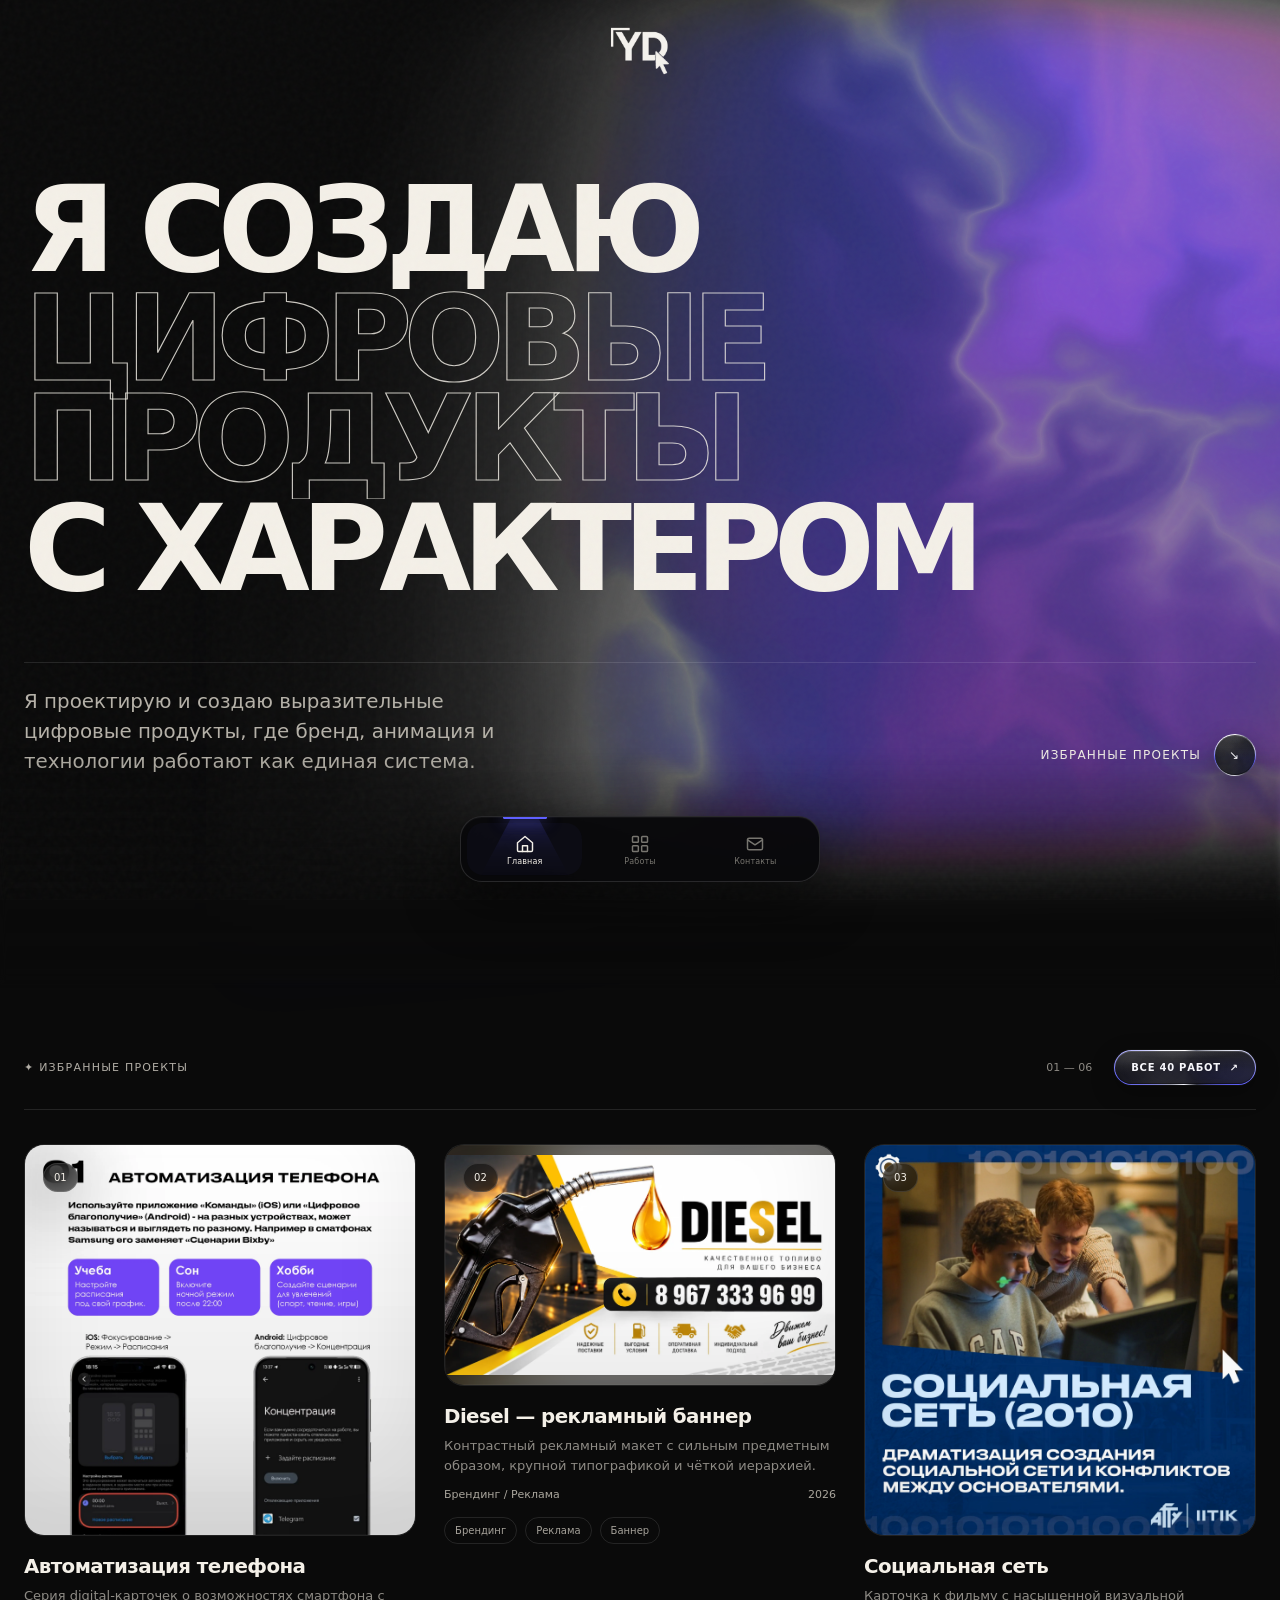
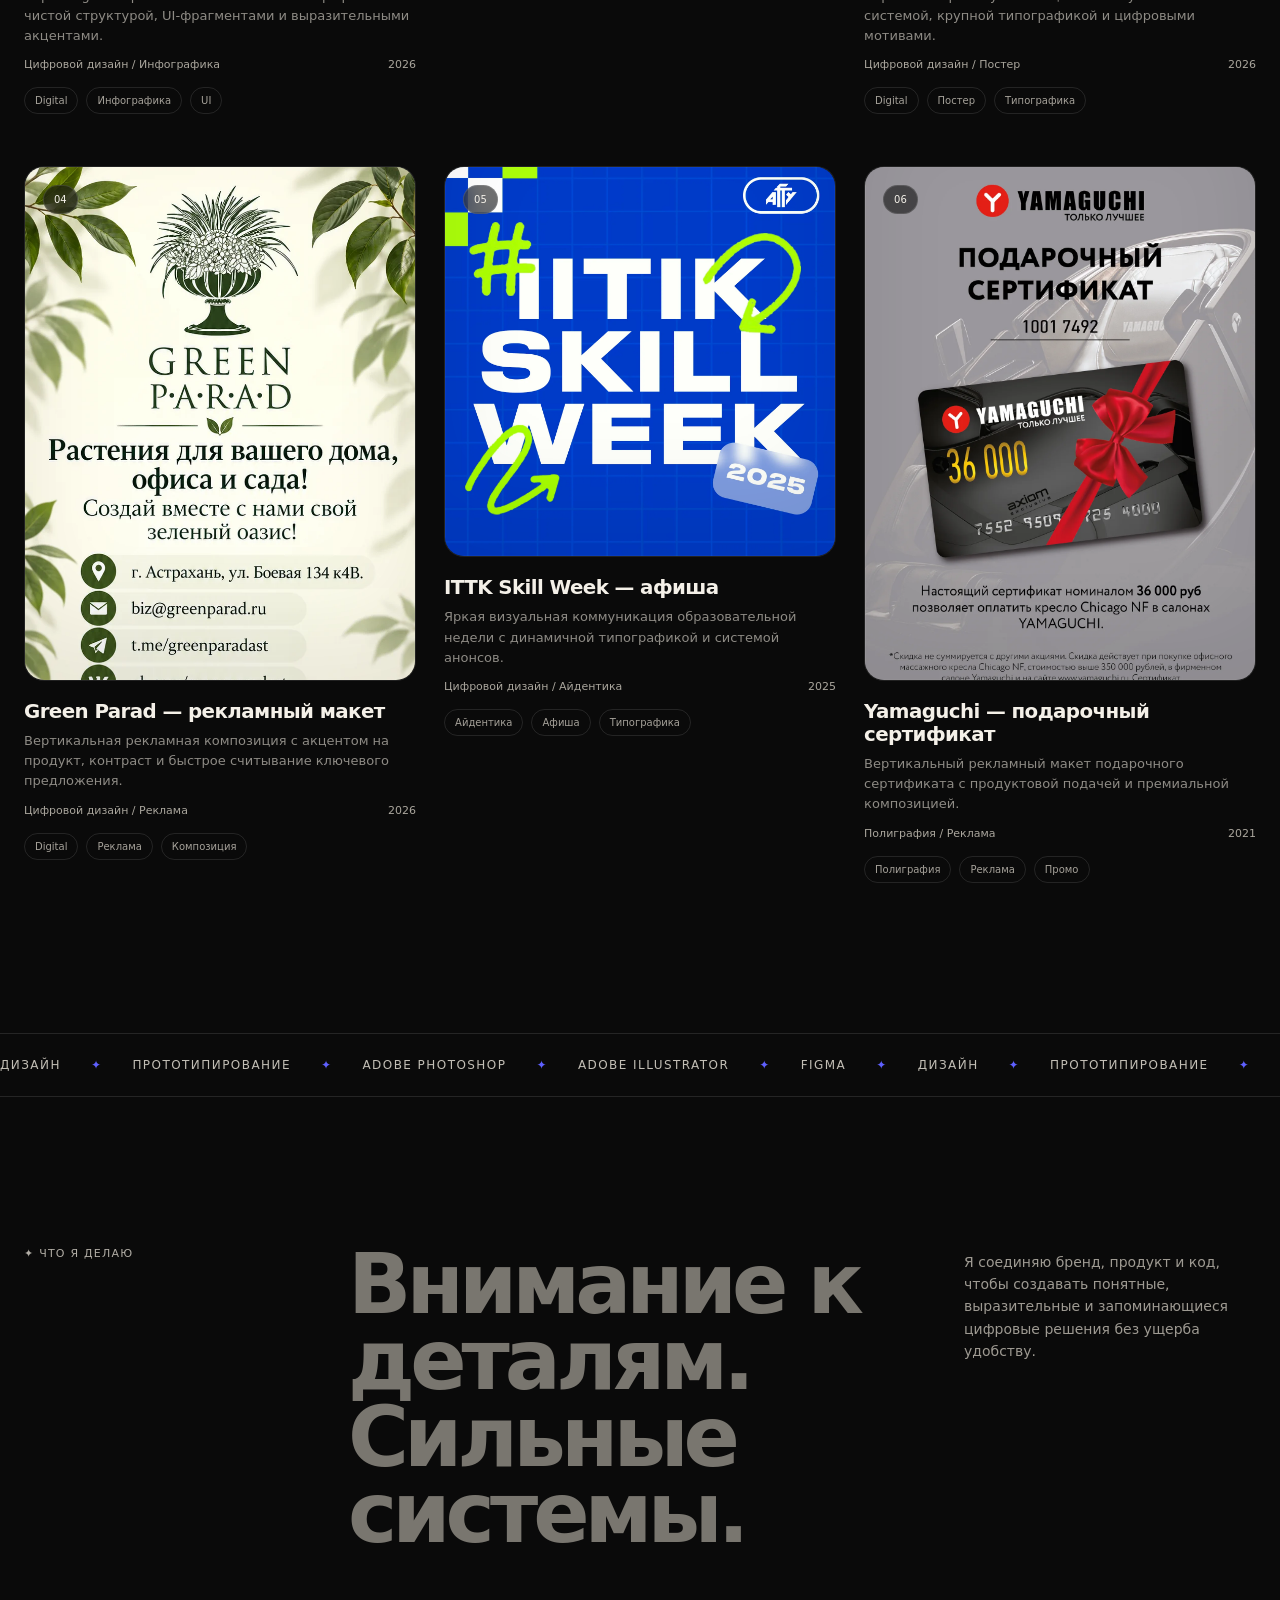
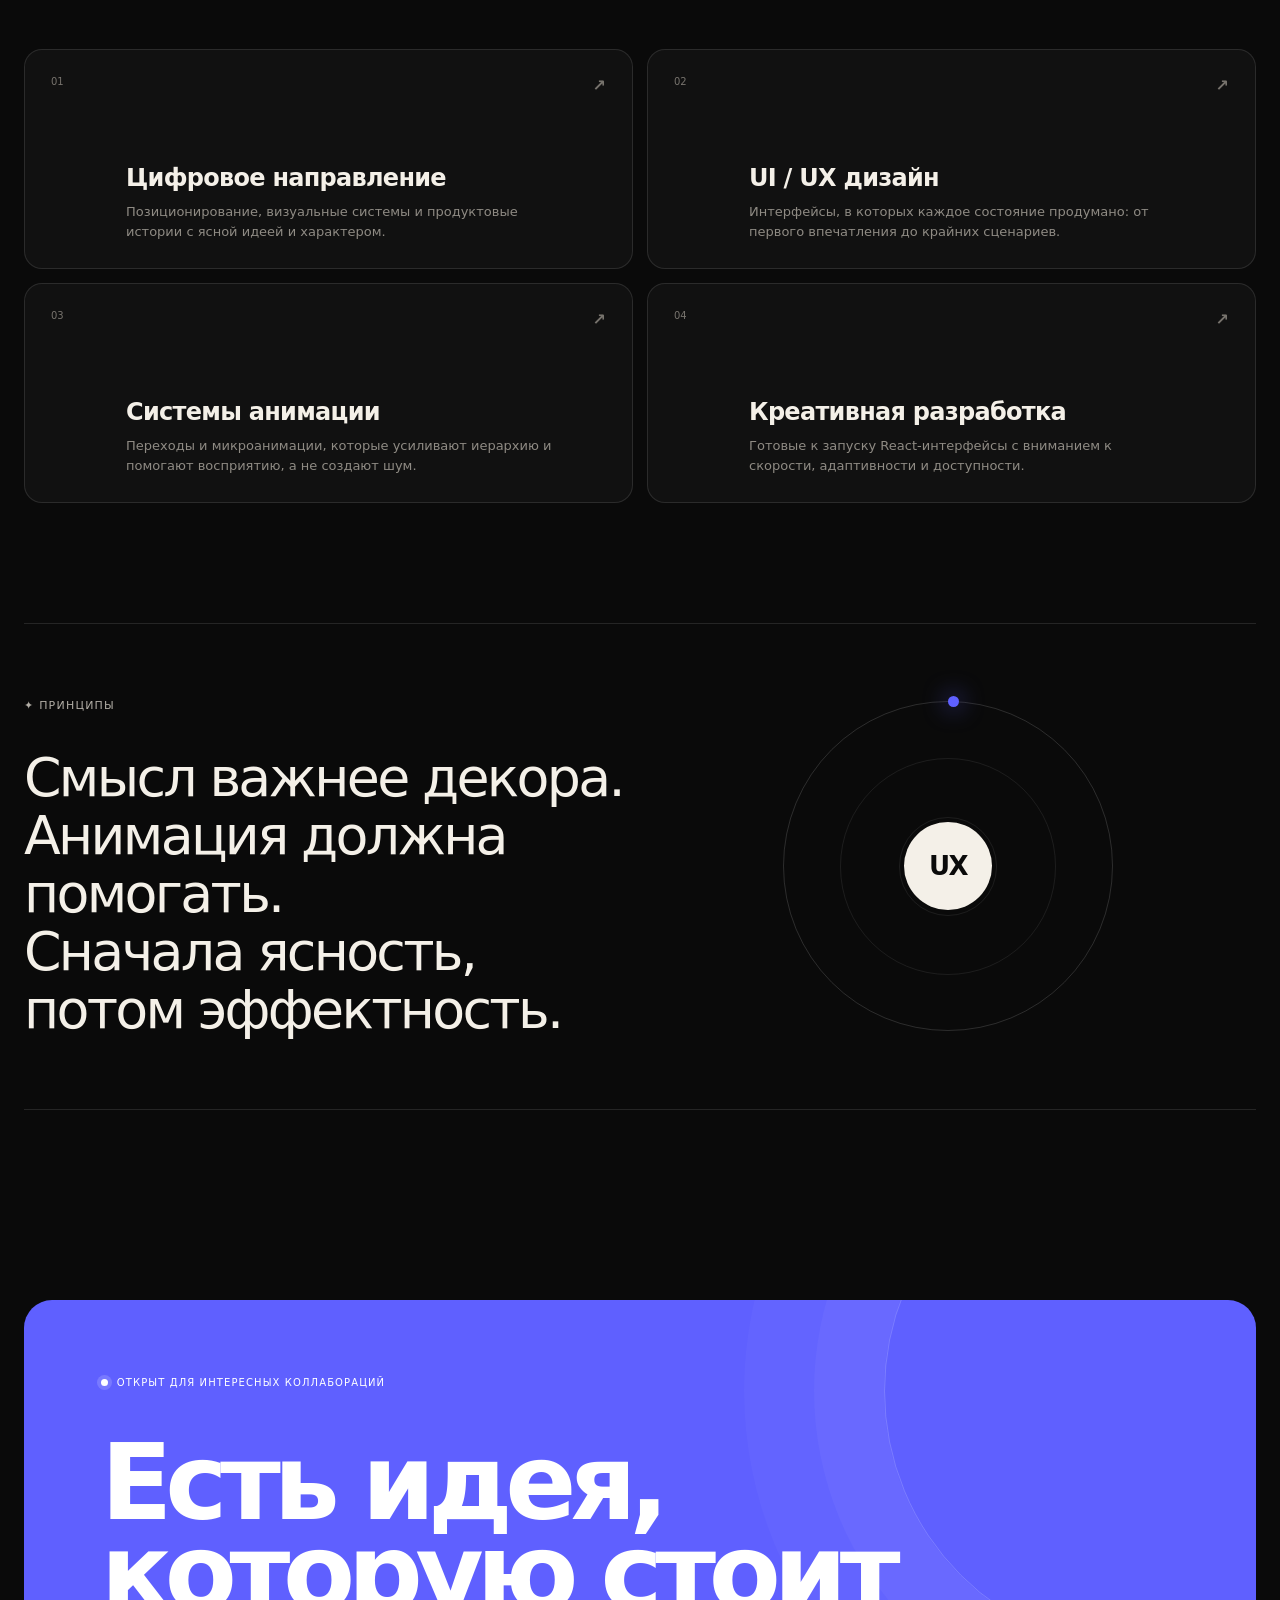
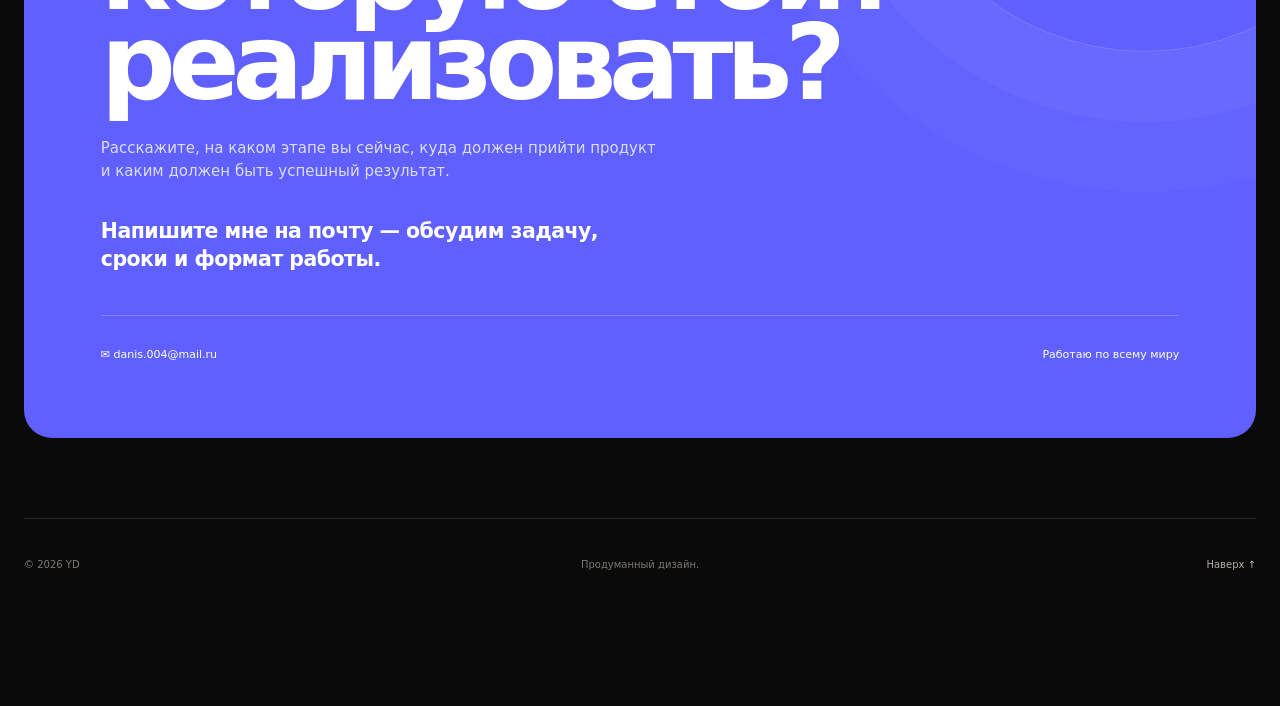
<file: index.html>
<!doctype html>
<html lang="ru">
<head>
  <meta charset="UTF-8" />
  <meta name="viewport" content="width=device-width, initial-scale=1.0" />
  <meta name="theme-color" content="#0a0a0a" />
  <meta name="description" content="YD — портфолио Danis: дизайн, интерфейсы и визуальные решения." />
  <link rel="canonical" href="https://danissssss.github.io/portfolio/" />
  <meta property="og:locale" content="ru_RU" />
  <meta property="og:type" content="website" />
  <meta property="og:site_name" content="YD — Портфолио" />
  <meta property="og:title" content="YD — Портфолио" />
  <meta property="og:description" content="YD — портфолио Danis: дизайн, интерфейсы и визуальные решения." />
  <meta property="og:url" content="https://danissssss.github.io/portfolio/" />
  <meta property="og:image" content="https://danissssss.github.io/portfolio/assets/og-preview.png" />
  <meta property="og:image:width" content="1200" />
  <meta property="og:image:height" content="630" />
  <meta property="og:image:alt" content="YD — Портфолио" />
  <meta name="twitter:card" content="summary_large_image" />
  <meta name="twitter:title" content="YD — Портфолио" />
  <meta name="twitter:description" content="YD — портфолио Danis: дизайн, интерфейсы и визуальные решения." />
  <meta name="twitter:image" content="https://danissssss.github.io/portfolio/assets/og-preview.png" />
  <title>YD — Портфолио</title>
  <link rel="icon" href="./assets/favicon.ico" sizes="any" />
  <link rel="icon" type="image/png" href="./assets/favicon.png" />
  <link rel="apple-touch-icon" href="./assets/apple-touch-icon.png" />
  <link rel="stylesheet" href="./src/styles.css" />
  <style>
    .reveal{opacity:0;transform:translateY(28px);transition:opacity .8s cubic-bezier(.22,1,.36,1),transform .8s cubic-bezier(.22,1,.36,1)}
    .reveal.visible{opacity:1;transform:none}
    .hero-line>span{transform:translateY(115%);animation:heroReveal 1.05s cubic-bezier(.22,1,.36,1) forwards}
    .hero-line:nth-child(2)>span{animation-delay:.08s}.hero-line:nth-child(3)>span{animation-delay:.16s}
    @keyframes heroReveal{to{transform:none}}
    .availability,.hero-bottom{opacity:0;transform:translateY(14px);animation:fadeUp .8s .45s cubic-bezier(.22,1,.36,1) forwards}
    .hero-bottom{animation-delay:.62s}@keyframes fadeUp{to{opacity:1;transform:none}}
    .project-card{transition:transform .35s cubic-bezier(.22,1,.36,1)}.project-card:hover{transform:translateY(-6px)}
    .visual-scale{transition:transform .65s cubic-bezier(.22,1,.36,1)}.project-card:hover .visual-scale{transform:scale(1.025)}
    @media (prefers-reduced-motion:reduce){.reveal,.availability,.hero-bottom,.hero-line>span{opacity:1!important;transform:none!important;animation:none!important}}
  </style>
</head>
<body>
  <div class="scroll-progress" id="progress"></div>
  <div class="noise" aria-hidden="true"></div>
  <div class="cursor-glow" id="cursorGlow" aria-hidden="true"></div>
  <header class="site-header" id="header">
    <a class="brand" href="#top" aria-label="Главная"><img class="brand-logo" src="./assets/brand-logo-cursor.png" alt="YD"></a>
  </header>


  <nav class="mobile-limelight-nav" id="mobileLimelight" style="--active-shift:0%" aria-label="Основная навигация">
    <span class="limelight-indicator" aria-hidden="true"></span>
    <a class="is-active" data-nav-id="home" href="#top" aria-label="Главная"><svg viewBox="0 0 24 24" aria-hidden="true"><path d="M3 10.5 12 3l9 7.5v9A1.5 1.5 0 0 1 19.5 21h-15A1.5 1.5 0 0 1 3 19.5z"/><path d="M9 21v-7h6v7"/></svg><span>Главная</span></a>
    <a data-nav-id="works" href="./works.html" aria-label="Работы"><svg viewBox="0 0 24 24" aria-hidden="true"><rect x="3" y="3" width="7" height="7" rx="1"/><rect x="14" y="3" width="7" height="7" rx="1"/><rect x="3" y="14" width="7" height="7" rx="1"/><rect x="14" y="14" width="7" height="7" rx="1"/></svg><span>Работы</span></a>
    <a data-nav-id="contact" href="#contact" aria-label="Контакты"><svg viewBox="0 0 24 24" aria-hidden="true"><rect x="3" y="5" width="18" height="14" rx="2"/><path d="m3 7 9 6 9-6"/></svg><span>Контакты</span></a>
  </nav>

  <main>
    <section id="top" class="hero section-shell">
      <div class="hero-shader-shell" id="heroShaderShell" aria-hidden="true">
        <div class="webgl-shader-stage">
          <div class="webgl-shader-fallback"></div>
          <canvas class="webgl-shader-canvas"></canvas>
        </div>
      </div>
      <div class="hero-content" id="heroContent">
        <div class="hero-heading">
          <div class="hero-line"><span>Я СОЗДАЮ</span></div>
          <div class="hero-line accent-line"><span>ЦИФРОВЫЕ ПРОДУКТЫ</span></div>
          <div class="hero-line"><span>С ХАРАКТЕРОМ</span></div>
        </div>
        <div class="hero-bottom">
          <p>Я проектирую и создаю выразительные цифровые продукты, где бренд, анимация и технологии работают как единая система.</p>
          <a class="scroll-link" href="#work"><span>Избранные проекты</span><span class="scroll-icon">↘</span></a>
        </div>
      </div>
    </section>

    <section id="work" class="work section-shell section-gap">
      <div class="section-head reveal"><div class="eyebrow">✦ Избранные проекты</div><div class="section-head-actions"><div class="section-number">01 — 06</div><a class="all-work-link" href="./works.html">Все 40 работ <span>↗</span></a></div></div>
      <div class="project-grid">
        <div class="project-wrap square reveal"><article class="project-card">
          <a class="project-visual-wrap project-visual-link" href="./works.html?work=1" aria-label="Открыть работу «Автоматизация телефона»"><div class="visual-scale"><div class="visual visual-real-work"><img class="real-work-backdrop" src="./assets/works/work-01.webp" alt="" aria-hidden="true"><img class="real-work-image" src="./assets/works/work-01.webp" alt="Автоматизация телефона" loading="lazy"><div class="real-work-vignette"></div></div></div><div class="project-index">01</div><span class="project-arrow">↗</span></a>
          <div class="project-meta"><div><h3>Автоматизация телефона</h3><p>Серия digital-карточек о возможностях смартфона с чистой структурой, UI-фрагментами и выразительными акцентами.</p></div><div class="project-side"><span>Цифровой дизайн / Инфографика</span><span>2026</span></div></div>
          <div class="tag-row"><span>Digital</span><span>Инфографика</span><span>UI</span></div>
        </article></div>

        <div class="project-wrap wide reveal"><article class="project-card">
          <a class="project-visual-wrap project-visual-link" href="./works.html?work=14" aria-label="Открыть работу «Diesel — рекламный баннер»"><div class="visual-scale"><div class="visual visual-real-work"><img class="real-work-backdrop" src="./assets/works/work-14.webp" alt="" aria-hidden="true"><img class="real-work-image" src="./assets/works/work-14.webp" alt="Diesel — рекламный баннер" loading="lazy"><div class="real-work-vignette"></div></div></div><div class="project-index">02</div><span class="project-arrow">↗</span></a>
          <div class="project-meta"><div><h3>Diesel — рекламный баннер</h3><p>Контрастный рекламный макет с сильным предметным образом, крупной типографикой и чёткой иерархией.</p></div><div class="project-side"><span>Брендинг / Реклама</span><span>2026</span></div></div>
          <div class="tag-row"><span>Брендинг</span><span>Реклама</span><span>Баннер</span></div>
        </article></div>

        <div class="project-wrap square reveal"><article class="project-card">
          <a class="project-visual-wrap project-visual-link" href="./works.html?work=30" aria-label="Открыть работу «Социальная сеть»"><div class="visual-scale"><div class="visual visual-real-work"><img class="real-work-backdrop" src="./assets/works/work-30.webp" alt="" aria-hidden="true"><img class="real-work-image" src="./assets/works/work-30.webp" alt="Социальная сеть" loading="lazy"><div class="real-work-vignette"></div></div></div><div class="project-index">03</div><span class="project-arrow">↗</span></a>
          <div class="project-meta"><div><h3>Социальная сеть</h3><p>Карточка к фильму с насыщенной визуальной системой, крупной типографикой и цифровыми мотивами.</p></div><div class="project-side"><span>Цифровой дизайн / Постер</span><span>2026</span></div></div>
          <div class="tag-row"><span>Digital</span><span>Постер</span><span>Типографика</span></div>
        </article></div>

        <div class="project-wrap portrait reveal"><article class="project-card">
          <a class="project-visual-wrap project-visual-link" href="./works.html?work=5" aria-label="Открыть работу «Green Parad — рекламный макет»"><div class="visual-scale"><div class="visual visual-real-work"><img class="real-work-backdrop" src="./assets/works/work-05.webp" alt="" aria-hidden="true"><img class="real-work-image" src="./assets/works/work-05.webp" alt="Green Parad — рекламный макет" loading="lazy"><div class="real-work-vignette"></div></div></div><div class="project-index">04</div><span class="project-arrow">↗</span></a>
          <div class="project-meta"><div><h3>Green Parad — рекламный макет</h3><p>Вертикальная рекламная композиция с акцентом на продукт, контраст и быстрое считывание ключевого предложения.</p></div><div class="project-side"><span>Цифровой дизайн / Реклама</span><span>2026</span></div></div>
          <div class="tag-row"><span>Digital</span><span>Реклама</span><span>Композиция</span></div>
        </article></div>

        <div class="project-wrap square reveal"><article class="project-card">
          <a class="project-visual-wrap project-visual-link" href="./works.html?work=8" aria-label="Открыть работу «ITTK Skill Week — афиша»"><div class="visual-scale"><div class="visual visual-real-work"><img class="real-work-backdrop" src="./assets/works/work-08.webp" alt="" aria-hidden="true"><img class="real-work-image" src="./assets/works/work-08.webp" alt="ITTK Skill Week — афиша" loading="lazy"><div class="real-work-vignette"></div></div></div><div class="project-index">05</div><span class="project-arrow">↗</span></a>
          <div class="project-meta"><div><h3>ITTK Skill Week — афиша</h3><p>Яркая визуальная коммуникация образовательной недели с динамичной типографикой и системой анонсов.</p></div><div class="project-side"><span>Цифровой дизайн / Айдентика</span><span>2025</span></div></div>
          <div class="tag-row"><span>Айдентика</span><span>Афиша</span><span>Типографика</span></div>
        </article></div>

        <div class="project-wrap portrait reveal"><article class="project-card">
          <a class="project-visual-wrap project-visual-link" href="./works.html?work=40" aria-label="Открыть работу «Yamaguchi — подарочный сертификат»"><div class="visual-scale"><div class="visual visual-real-work"><img class="real-work-backdrop" src="./assets/works/work-40.webp" alt="" aria-hidden="true"><img class="real-work-image" src="./assets/works/work-40.webp" alt="Yamaguchi — подарочный сертификат" loading="lazy"><div class="real-work-vignette"></div></div></div><div class="project-index">06</div><span class="project-arrow">↗</span></a>
          <div class="project-meta"><div><h3>Yamaguchi — подарочный сертификат</h3><p>Вертикальный рекламный макет подарочного сертификата с продуктовой подачей и премиальной композицией.</p></div><div class="project-side"><span>Полиграфия / Реклама</span><span>2021</span></div></div>
          <div class="tag-row"><span>Полиграфия</span><span>Реклама</span><span>Промо</span></div>
        </article></div>
      </div>
    </section>

    <div class="marquee" aria-hidden="true"><div class="marquee-track">
      <div class="marquee-group"><span>ДИЗАЙН <i>✦</i></span><span>ПРОТОТИПИРОВАНИЕ <i>✦</i></span><span>ADOBE PHOTOSHOP <i>✦</i></span><span>ADOBE ILLUSTRATOR <i>✦</i></span><span>FIGMA <i>✦</i></span><span>ДИЗАЙН <i>✦</i></span><span>ПРОТОТИПИРОВАНИЕ <i>✦</i></span><span>ADOBE PHOTOSHOP <i>✦</i></span><span>ADOBE ILLUSTRATOR <i>✦</i></span><span>FIGMA <i>✦</i></span><span>ДИЗАЙН <i>✦</i></span><span>ПРОТОТИПИРОВАНИЕ <i>✦</i></span><span>ADOBE PHOTOSHOP <i>✦</i></span><span>ADOBE ILLUSTRATOR <i>✦</i></span><span>FIGMA <i>✦</i></span><span>ДИЗАЙН <i>✦</i></span><span>ПРОТОТИПИРОВАНИЕ <i>✦</i></span><span>ADOBE PHOTOSHOP <i>✦</i></span><span>ADOBE ILLUSTRATOR <i>✦</i></span><span>FIGMA <i>✦</i></span><span>ДИЗАЙН <i>✦</i></span><span>ПРОТОТИПИРОВАНИЕ <i>✦</i></span><span>ADOBE PHOTOSHOP <i>✦</i></span><span>ADOBE ILLUSTRATOR <i>✦</i></span><span>FIGMA <i>✦</i></span></div>
      <div class="marquee-group"><span>ДИЗАЙН <i>✦</i></span><span>ПРОТОТИПИРОВАНИЕ <i>✦</i></span><span>ADOBE PHOTOSHOP <i>✦</i></span><span>ADOBE ILLUSTRATOR <i>✦</i></span><span>FIGMA <i>✦</i></span><span>ДИЗАЙН <i>✦</i></span><span>ПРОТОТИПИРОВАНИЕ <i>✦</i></span><span>ADOBE PHOTOSHOP <i>✦</i></span><span>ADOBE ILLUSTRATOR <i>✦</i></span><span>FIGMA <i>✦</i></span><span>ДИЗАЙН <i>✦</i></span><span>ПРОТОТИПИРОВАНИЕ <i>✦</i></span><span>ADOBE PHOTOSHOP <i>✦</i></span><span>ADOBE ILLUSTRATOR <i>✦</i></span><span>FIGMA <i>✦</i></span><span>ДИЗАЙН <i>✦</i></span><span>ПРОТОТИПИРОВАНИЕ <i>✦</i></span><span>ADOBE PHOTOSHOP <i>✦</i></span><span>ADOBE ILLUSTRATOR <i>✦</i></span><span>FIGMA <i>✦</i></span><span>ДИЗАЙН <i>✦</i></span><span>ПРОТОТИПИРОВАНИЕ <i>✦</i></span><span>ADOBE PHOTOSHOP <i>✦</i></span><span>ADOBE ILLUSTRATOR <i>✦</i></span><span>FIGMA <i>✦</i></span></div>
    </div></div>

    <section id="about" class="about section-shell section-gap">
      <div class="about-intro reveal"><div class="eyebrow">✦ Что я делаю</div><h2 id="aboutHeadline" class="scroll-headline"><span class="headline-line headline-line-1">Внимание к деталям.</span><br><span class="headline-line headline-line-2">Сильные системы.</span></h2><p>Я соединяю бренд, продукт и код, чтобы создавать понятные, выразительные и запоминающиеся цифровые решения без ущерба удобству.</p></div>
      <div class="capabilities-grid">
        <div class="reveal"><div class="spotlight-card capability-card"><span class="cap-number">01</span><div><h3>Цифровое направление</h3><p>Позиционирование, визуальные системы и продуктовые истории с ясной идеей и характером.</p></div><span class="cap-arrow">↗</span></div></div>
        <div class="reveal"><div class="spotlight-card capability-card"><span class="cap-number">02</span><div><h3>UI / UX дизайн</h3><p>Интерфейсы, в которых каждое состояние продумано: от первого впечатления до крайних сценариев.</p></div><span class="cap-arrow">↗</span></div></div>
        <div class="reveal"><div class="spotlight-card capability-card"><span class="cap-number">03</span><div><h3>Системы анимации</h3><p>Переходы и микроанимации, которые усиливают иерархию и помогают восприятию, а не создают шум.</p></div><span class="cap-arrow">↗</span></div></div>
        <div class="reveal"><div class="spotlight-card capability-card"><span class="cap-number">04</span><div><h3>Креативная разработка</h3><p>Готовые к запуску React-интерфейсы с вниманием к скорости, адаптивности и доступности.</p></div><span class="cap-arrow">↗</span></div></div>
      </div>
      <div class="principles reveal"><div class="principles-copy"><span class="eyebrow">✦ Принципы</span><p>Смысл важнее декора.<br>Анимация должна помогать.<br>Сначала ясность, потом эффектность.</p></div><div class="principles-orbit"><div class="orbit-track"><span class="orbit-dot"></span></div><div class="orbit-core">UX</div></div></div>
    </section>

    <section id="contact" class="contact section-shell"><div class="reveal"><div class="contact-panel">
      <div class="contact-kicker"><span class="status-dot"></span>Открыт для интересных коллабораций</div><h2>Есть идея,<br>которую стоит реализовать?</h2><p>Расскажите, на каком этапе вы сейчас, куда должен прийти продукт и каким должен быть успешный результат.</p>
      <p class="contact-mail-prompt">Напишите мне на почту — обсудим задачу, сроки и формат работы.</p>
      <div class="contact-foot"><a href="mailto:danis.004@mail.ru">✉ danis.004@mail.ru</a><span>Работаю по всему миру</span></div>
    </div></div></section>
  </main>
  <footer class="footer section-shell"><span>© 2026 YD</span><span>Продуманный дизайн.</span><a href="#top">Наверх ↑</a></footer>

  <script src="./webgl-shader.js"></script>
  <script>
    const reduced = matchMedia('(prefers-reduced-motion: reduce)').matches;
    const cursorGlow=document.getElementById('cursorGlow');
    if(cursorGlow && !matchMedia('(pointer: coarse)').matches && !reduced){
      let glowRaf=0, glowX=-200, glowY=-200;
      addEventListener('pointermove',e=>{glowX=e.clientX;glowY=e.clientY;if(!glowRaf)glowRaf=requestAnimationFrame(()=>{cursorGlow.style.left=`${glowX}px`;cursorGlow.style.top=`${glowY}px`;cursorGlow.classList.add('is-visible');glowRaf=0;});},{passive:true});
      document.documentElement.addEventListener('mouseleave',()=>cursorGlow.classList.remove('is-visible'));
    }
    const progress = document.getElementById('progress');
    const heroShaderShell = document.getElementById('heroShaderShell');
    const heroContent = document.getElementById('heroContent');
    function onScroll(){
      const max = document.documentElement.scrollHeight - innerHeight;
      const p = max > 0 ? scrollY / max : 0;
      progress.style.transform = `scaleX(${p})`;
      if(!reduced){ const y=Math.min(scrollY,innerHeight); heroContent.style.transform=`translateY(${y*.10}px)`; heroShaderShell.style.transform=`translateY(${-y*.14}px)`; }
    }
    addEventListener('scroll', onScroll, {passive:true}); onScroll();
    const io = new IntersectionObserver(entries => entries.forEach(e => { if(e.isIntersecting){ e.target.classList.add('visible'); io.unobserve(e.target); }}), {threshold:.15});
    document.querySelectorAll('.reveal').forEach(el => io.observe(el));
    document.querySelectorAll('.spotlight-card').forEach(card => card.addEventListener('pointermove', e => { const r=card.getBoundingClientRect(); card.style.setProperty('--x',`${e.clientX-r.left}px`); card.style.setProperty('--y',`${e.clientY-r.top}px`); }));

    const mobileLimelight=document.getElementById('mobileLimelight');
    const mobileNavItems=[...document.querySelectorAll('#mobileLimelight [data-nav-id]')];
    function updateMobileNav(){
      if(!mobileLimelight) return;
      const threshold=innerHeight*.56;
      const points=[['contact','contact'],['work','works']];
      const current=points.find(([id])=>{const node=document.getElementById(id);return node&&node.getBoundingClientRect().top<=threshold;});
      const active=current?current[1]:'home';
      const index=Math.max(0,mobileNavItems.findIndex(item=>item.dataset.navId===active));
      mobileLimelight.style.setProperty('--active-shift',`${index*100}%`);
      mobileNavItems.forEach(item=>item.classList.toggle('is-active',item.dataset.navId===active));
    }
    addEventListener('scroll',updateMobileNav,{passive:true}); addEventListener('resize',updateMobileNav,{passive:true}); updateMobileNav();

    const aboutHeadline=document.getElementById('aboutHeadline');
    const headlineOne=aboutHeadline?.querySelector('.headline-line-1');
    const headlineTwo=aboutHeadline?.querySelector('.headline-line-2');
    const clamp=(v,a=0,b=1)=>Math.min(b,Math.max(a,v));
    const smooth=(a,b,v)=>{ const t=clamp((v-a)/(b-a)); return t*t*(3-2*t); };
    const mix=(a,b,t)=>a.map((v,i)=>Math.round(v+(b[i]-v)*t));
    const muted=[121,118,111], bright=[244,240,232], mid=[154,150,143];
    function updateHeadline(){
      if(!aboutHeadline||reduced) return;
      const r=aboutHeadline.getBoundingClientRect();
      const start=innerHeight*.90, end=innerHeight*.34;
      const p=clamp((start-r.top)/(start-end));
      const firstIn=smooth(.04,.28,p), firstOut=smooth(.62,.92,p);
      const firstBase=mix(muted,bright,firstIn);
      const first=mix(firstBase,mid,firstOut*.72);
      const second=mix(muted,bright,smooth(.43,.72,p));
      headlineOne.style.color=`rgb(${first.join(',')})`;
      headlineTwo.style.color=`rgb(${second.join(',')})`;
    }
    addEventListener('scroll',updateHeadline,{passive:true}); addEventListener('resize',updateHeadline,{passive:true}); updateHeadline();
  </script>
</body>
</html>
</file>
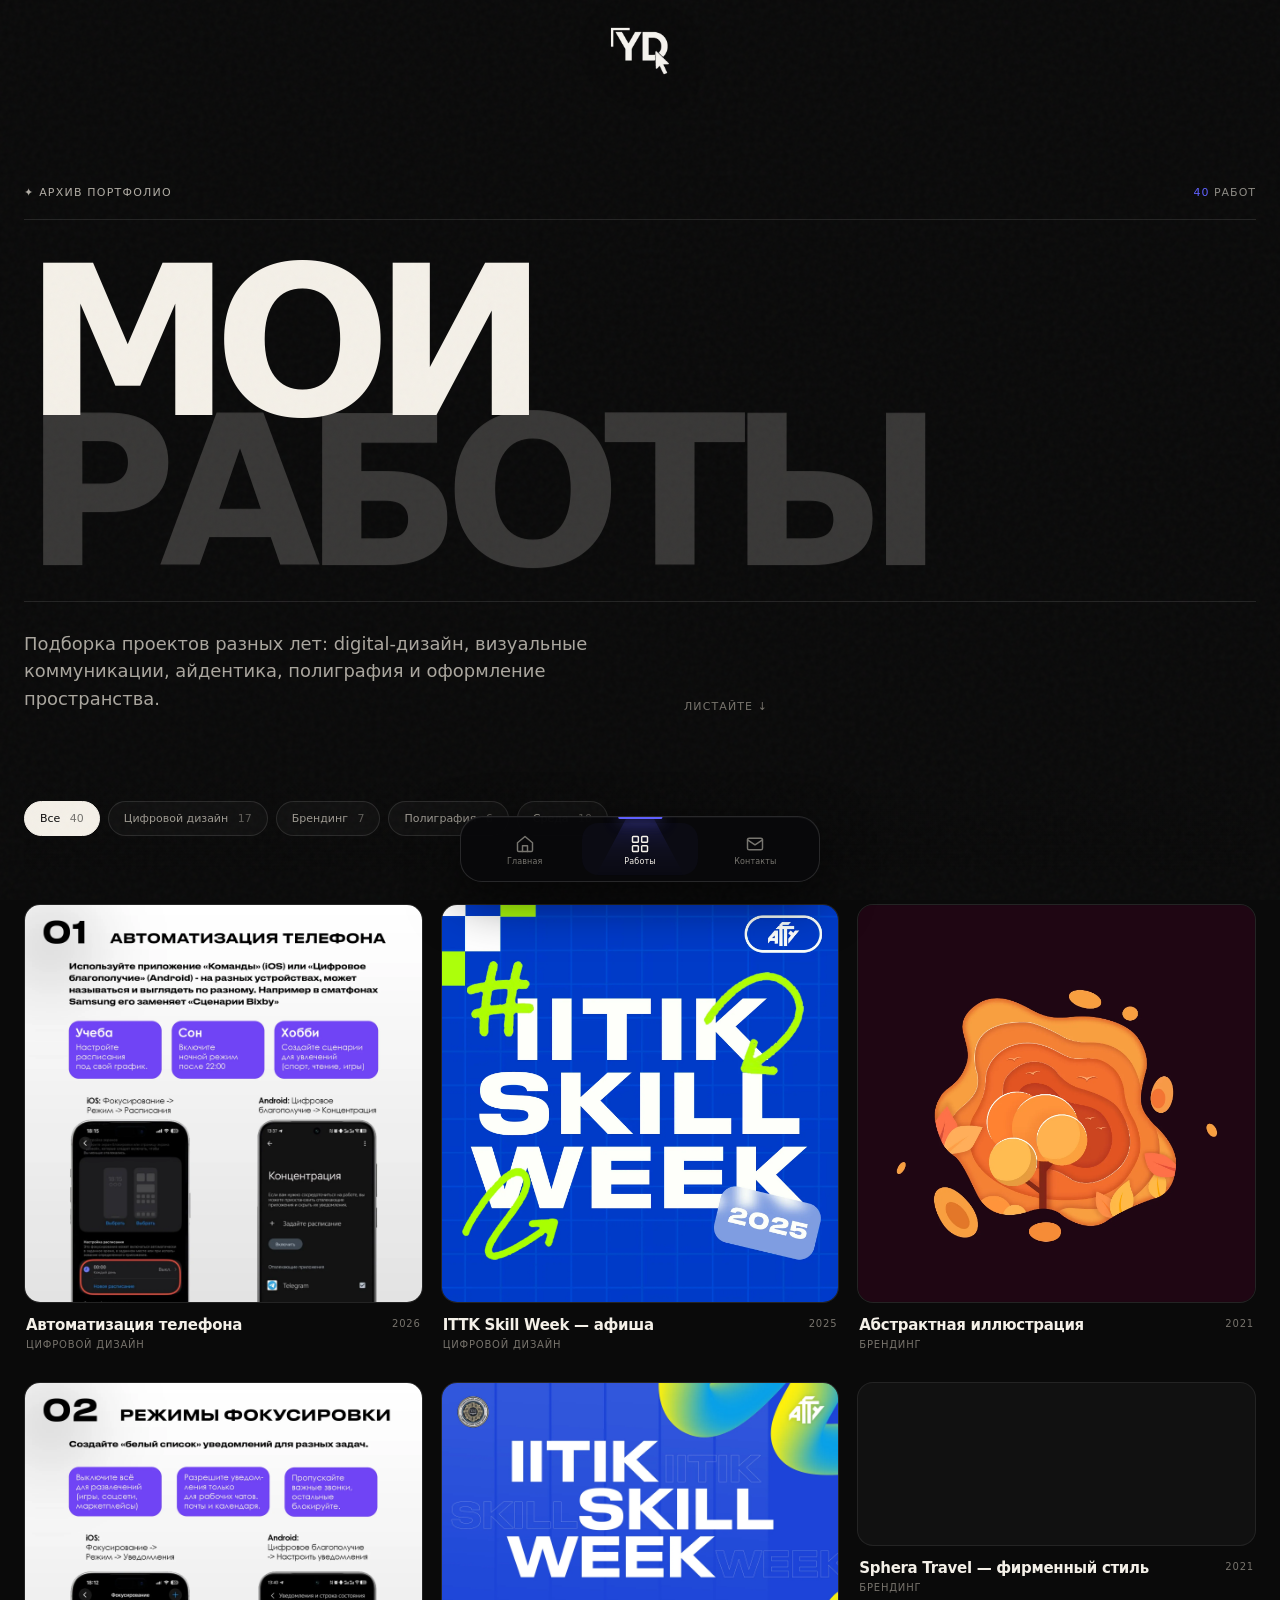
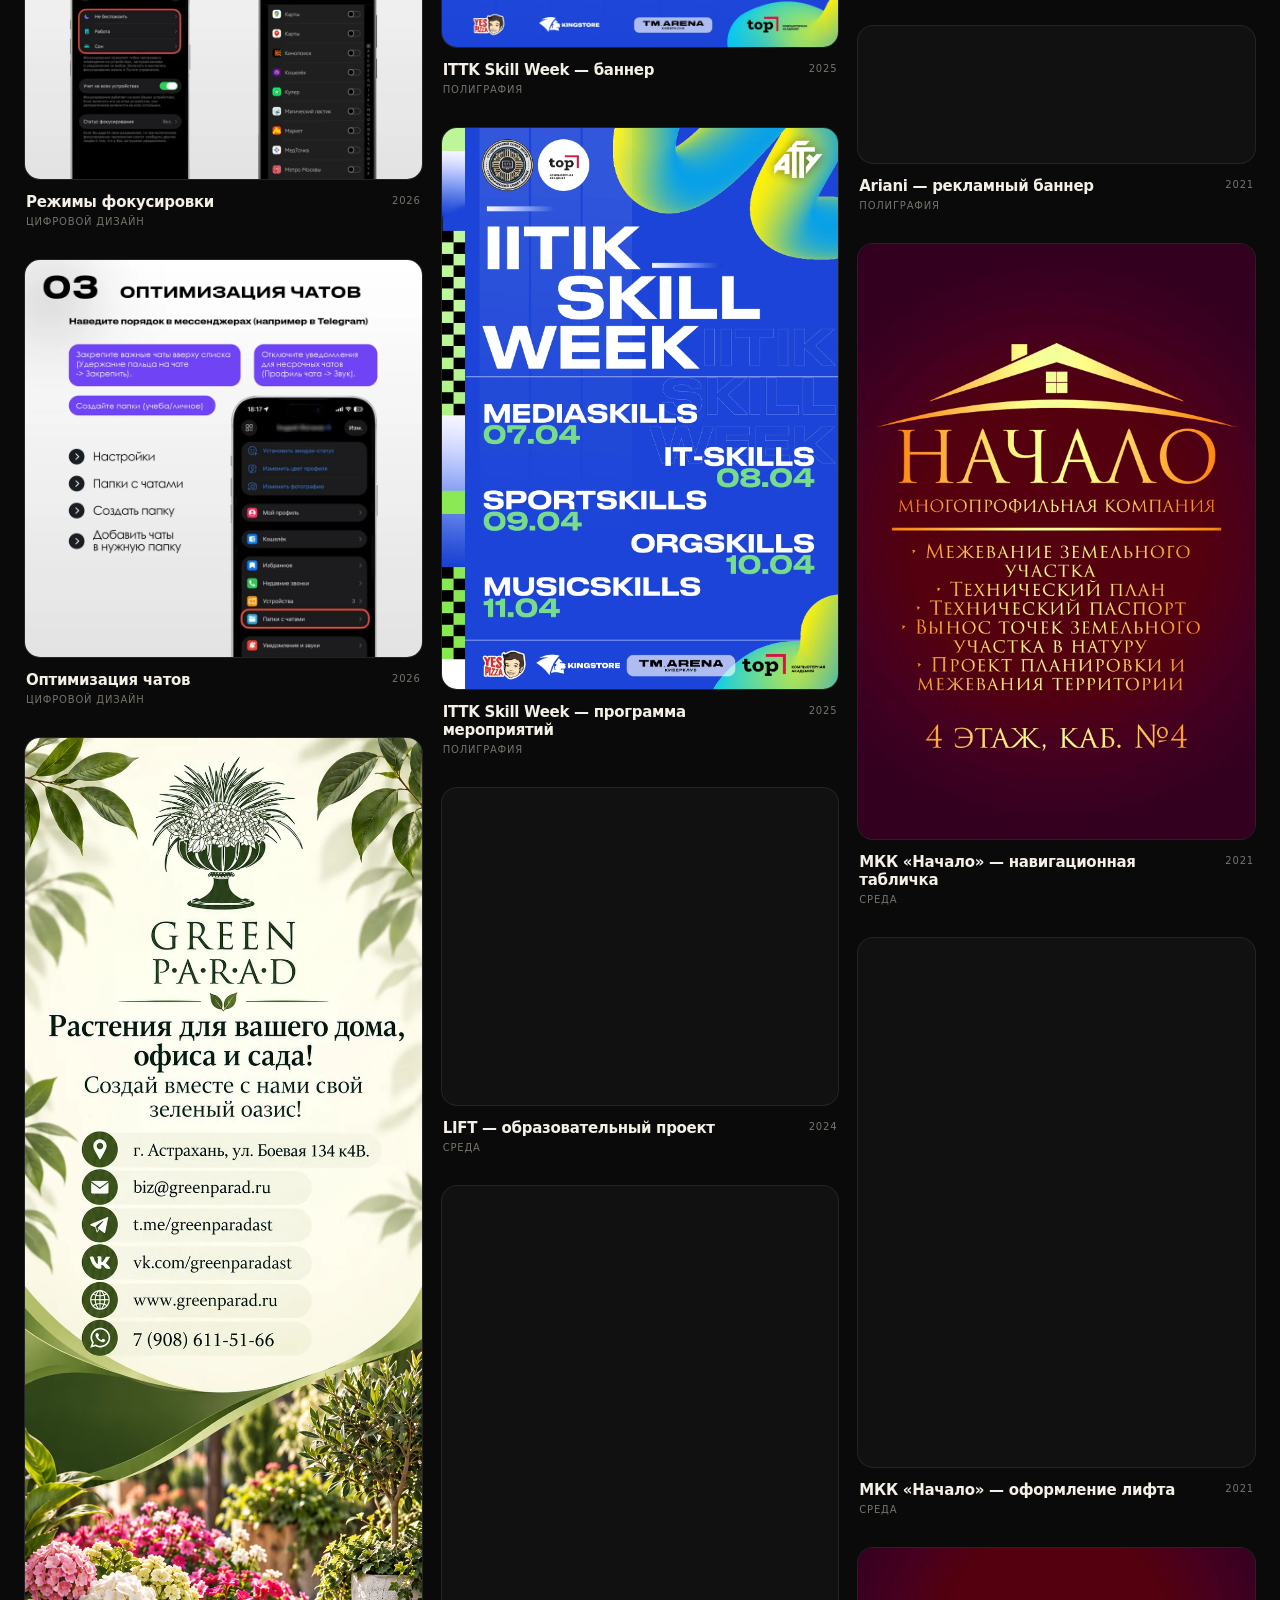
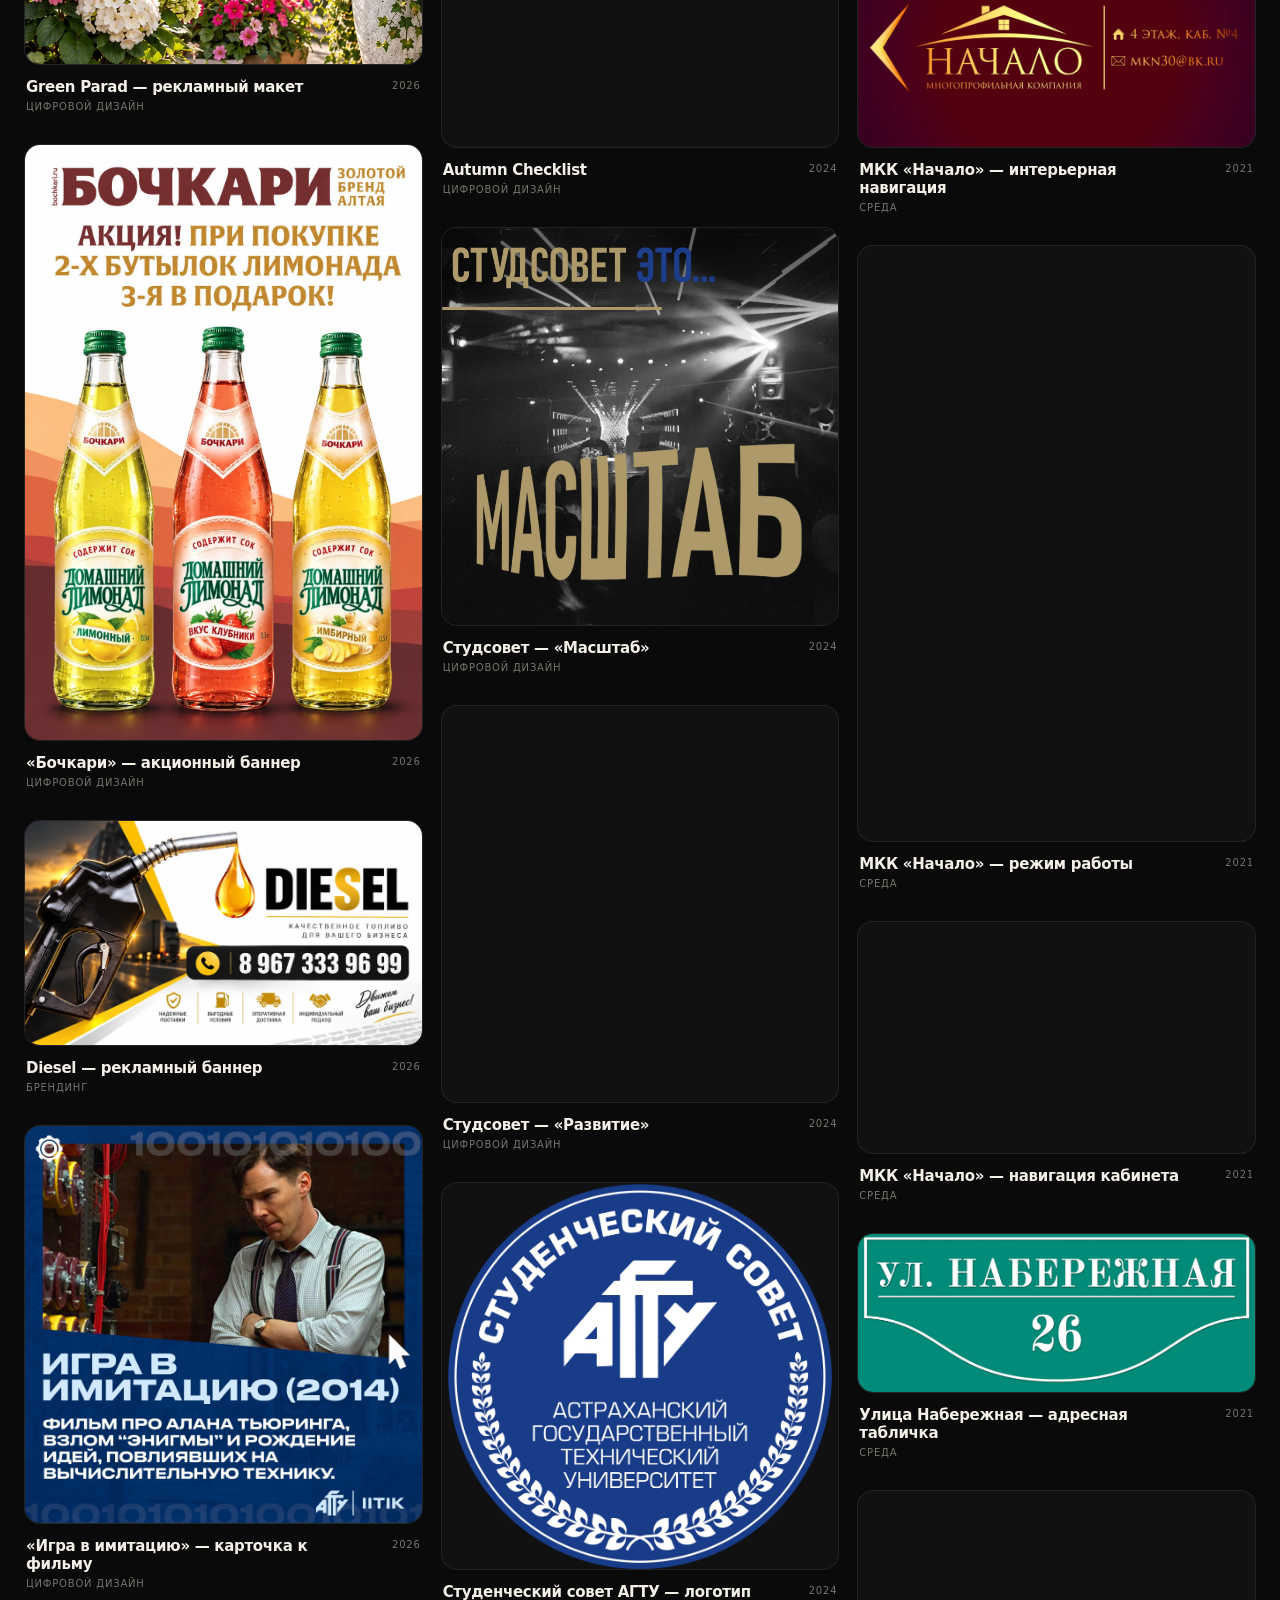
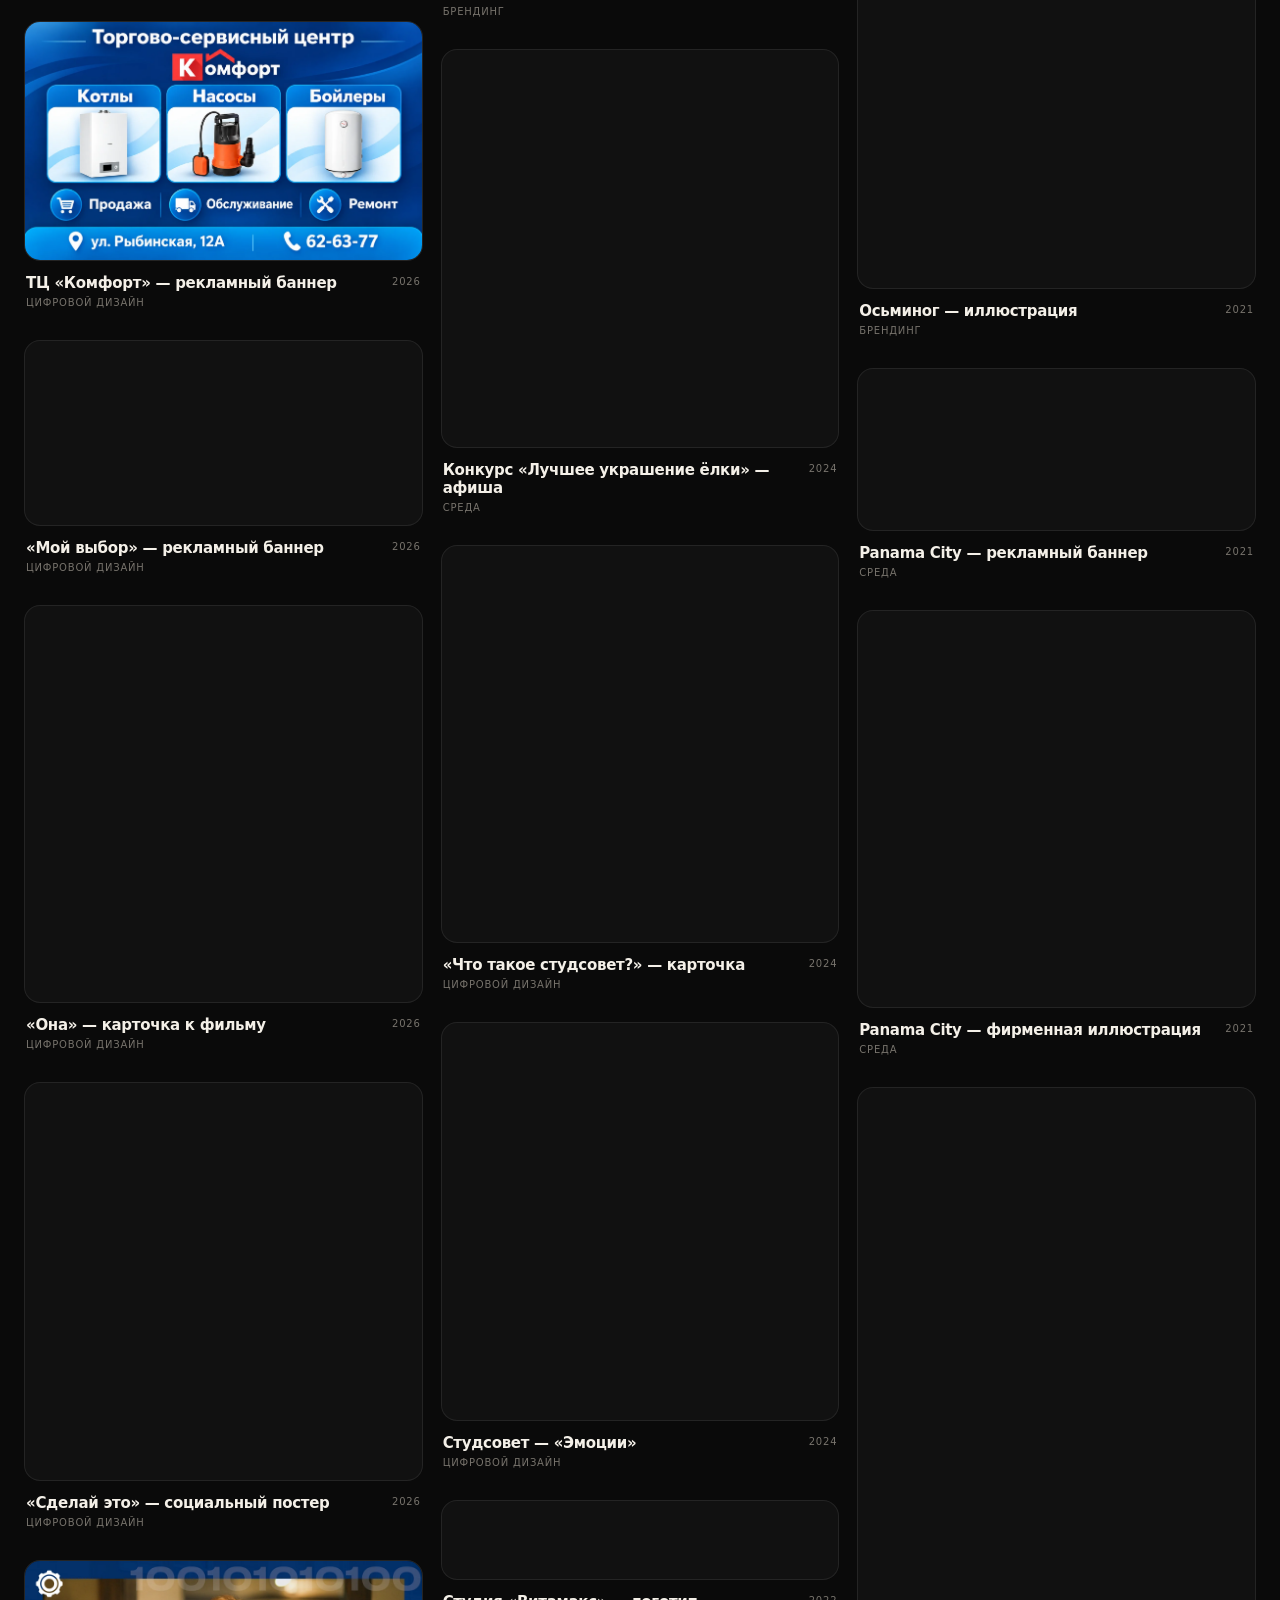
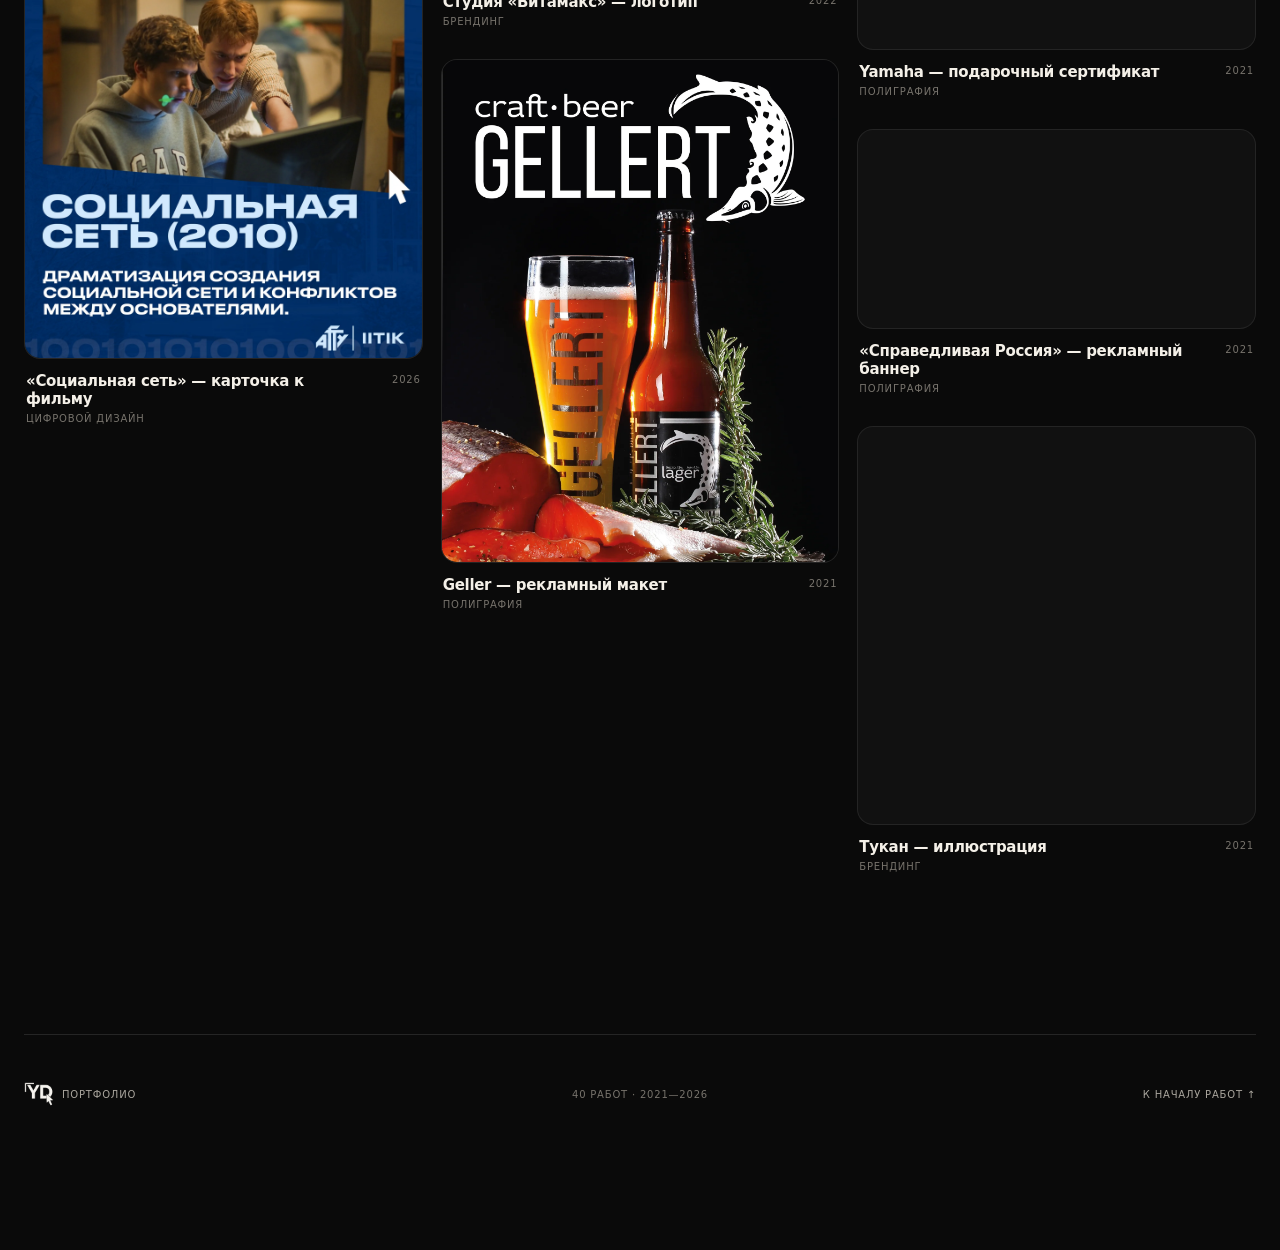
<file: works.html>
<!doctype html>
<html lang="ru">
<head>
  <meta charset="UTF-8" />
  <meta name="viewport" content="width=device-width, initial-scale=1.0" />
  <meta name="theme-color" content="#0a0a0a" />
  <meta name="description" content="Архив дизайнерских работ: digital, брендинг, полиграфия и оформление среды." />
  <link rel="canonical" href="https://danissssss.github.io/portfolio/works.html" />
  <meta property="og:locale" content="ru_RU" />
  <meta property="og:type" content="website" />
  <meta property="og:site_name" content="YD — Портфолио" />
  <meta property="og:title" content="Работы — YD" />
  <meta property="og:description" content="Архив дизайнерских работ: digital, брендинг, полиграфия и оформление среды." />
  <meta property="og:url" content="https://danissssss.github.io/portfolio/works.html" />
  <meta property="og:image" content="https://danissssss.github.io/portfolio/assets/og-preview.png" />
  <meta property="og:image:width" content="1200" />
  <meta property="og:image:height" content="630" />
  <meta property="og:image:alt" content="YD — Портфолио" />
  <meta name="twitter:card" content="summary_large_image" />
  <meta name="twitter:title" content="Работы — YD" />
  <meta name="twitter:description" content="Архив дизайнерских работ: digital, брендинг, полиграфия и оформление среды." />
  <meta name="twitter:image" content="https://danissssss.github.io/portfolio/assets/og-preview.png" />
  <title>Работы — YD</title>
  <link rel="icon" href="./assets/favicon.ico" sizes="any" />
  <link rel="icon" type="image/png" href="./assets/favicon.png" />
  <link rel="apple-touch-icon" href="./assets/apple-touch-icon.png" />
  <link rel="stylesheet" href="./src/styles.css" />
  <link rel="stylesheet" href="./works.css" />
</head>
<body class="works-page">
  <div class="scroll-progress" id="worksProgress"></div>
  <div class="noise" aria-hidden="true"></div>
  <div class="cursor-glow" id="cursorGlow" aria-hidden="true"></div>

  <header class="works-header" id="worksHeader">
    <a class="brand" href="./index.html" aria-label="На главную"><img class="brand-logo" src="./assets/brand-logo-cursor.png" alt="YD"></a>
  </header>


  <nav class="mobile-limelight-nav works-mobile-limelight" style="--active-shift:100%" aria-label="Основная навигация">
    <span class="limelight-indicator" aria-hidden="true"></span>
    <a href="./index.html" aria-label="Главная"><svg viewBox="0 0 24 24" aria-hidden="true"><path d="M3 10.5 12 3l9 7.5v9A1.5 1.5 0 0 1 19.5 21h-15A1.5 1.5 0 0 1 3 19.5z"/><path d="M9 21v-7h6v7"/></svg><span>Главная</span></a>
    <a class="is-active" href="#gallery" aria-label="Работы"><svg viewBox="0 0 24 24" aria-hidden="true"><rect x="3" y="3" width="7" height="7" rx="1"/><rect x="14" y="3" width="7" height="7" rx="1"/><rect x="3" y="14" width="7" height="7" rx="1"/><rect x="14" y="14" width="7" height="7" rx="1"/></svg><span>Работы</span></a>
    <a href="./index.html#contact" aria-label="Контакты"><svg viewBox="0 0 24 24" aria-hidden="true"><rect x="3" y="5" width="18" height="14" rx="2"/><path d="m3 7 9 6 9-6"/></svg><span>Контакты</span></a>
  </nav>

  <main>
    <section class="works-hero section-shell">
      <div class="works-hero-top reveal-work">
        <div class="eyebrow">✦ Архив портфолио</div>
        <div class="works-count"><span id="workCount">40</span> работ</div>
      </div>
      <h1 class="reveal-work">МОИ<br><span>РАБОТЫ</span></h1>
      <div class="works-hero-bottom reveal-work">
        <p>Подборка проектов разных лет: digital-дизайн, визуальные коммуникации, айдентика, полиграфия и оформление пространства.</p>
        <span class="works-hint">Листайте ↓</span>
      </div>
    </section>

    <section id="gallery" class="works-gallery-section section-shell">
      <div class="filter-bar reveal-work" role="toolbar" aria-label="Фильтр работ">
        <button class="filter-chip active" data-filter="Все" type="button">Все <span>40</span></button>
        <button class="filter-chip" data-filter="Цифровой дизайн" type="button">Цифровой дизайн <span>17</span></button>
        <button class="filter-chip" data-filter="Брендинг" type="button">Брендинг <span>7</span></button>
        <button class="filter-chip" data-filter="Полиграфия" type="button">Полиграфия <span>6</span></button>
        <button class="filter-chip" data-filter="Среда" type="button">Среда <span>10</span></button>
      </div>

      <div class="gallery-grid" id="galleryGrid" aria-live="polite"></div>
    </section>
  </main>

  <footer class="works-footer section-shell">
    <div><img class="footer-logo" src="./assets/brand-logo-cursor.png" alt="YD"> ПОРТФОЛИО</div>
    <span>40 работ · 2021—2026</span>
    <a href="#gallery">К началу работ ↑</a>
  </footer>

  <div class="lightbox" id="lightbox" aria-hidden="true" role="dialog" aria-modal="true" aria-label="Просмотр работы">
    <button class="lightbox-close" id="lightboxClose" type="button" aria-label="Закрыть">×</button>
    <button class="lightbox-nav lightbox-prev" id="lightboxPrev" type="button" aria-label="Предыдущая работа">←</button>
    <div class="lightbox-stage">
      <img id="lightboxImage" alt="" />
      <div class="lightbox-meta">
        <div>
          <span id="lightboxCategory"></span>
          <h2 id="lightboxTitle"></h2>
        </div>
        <span id="lightboxYear"></span>
      </div>
    </div>
    <button class="lightbox-nav lightbox-next" id="lightboxNext" type="button" aria-label="Следующая работа">→</button>
  </div>

  <script src="./assets/works/works-data.js"></script>
  <script src="./works.js"></script>
</body>
</html>
</file>
<file: src/styles.css>
:root {
  color-scheme: dark;
  font-family: Inter, ui-sans-serif, system-ui, -apple-system, BlinkMacSystemFont, "Segoe UI", sans-serif;
  font-synthesis: none;
  text-rendering: optimizeLegibility;
  --bg: #0a0a0a;
  --surface: #121212;
  --surface-2: #181818;
  --text: #f4f0e8;
  --muted: #8e8b85;
  --line: rgba(255,255,255,.11);
  --accent: #5f60ff;
  --warm: #ff774f;
  --max: 1440px;
}

* { box-sizing: border-box; }
html { scroll-behavior: smooth; background: var(--bg); width: 100%; max-width: 100%; overflow-x: clip; }
body { margin: 0; background: var(--bg); color: var(--text); width: 100%; max-width: 100%; overflow-x: clip; overscroll-behavior-x: none; }
main { width: 100%; max-width: 100%; }
@supports not (overflow: clip) {
  html, body { overflow-x: hidden; }
}
body, button, a { cursor: default; }
a { color: inherit; text-decoration: none; }
button { font: inherit; }
::selection { background: var(--accent); color: #fff; }

.noise {
  position: fixed;
  inset: 0;
  pointer-events: none;
  opacity: .035;
  z-index: 100;
  background-image: url("data:image/svg+xml,%3Csvg viewBox='0 0 180 180' xmlns='http://www.w3.org/2000/svg'%3E%3Cfilter id='n'%3E%3CfeTurbulence type='fractalNoise' baseFrequency='.9' numOctaves='3' stitchTiles='stitch'/%3E%3C/filter%3E%3Crect width='100%25' height='100%25' filter='url(%23n)' opacity='.9'/%3E%3C/svg%3E");
}

.scroll-progress {
  position: fixed;
  top: 0;
  left: 0;
  right: 0;
  height: 2px;
  background: var(--accent);
  transform-origin: 0 50%;
  z-index: 200;
}

.section-shell { width: min(calc(100% - 48px), var(--max)); margin: 0 auto; }
.section-gap { padding: 150px 0; }

.site-header {
  position: fixed;
  top: 0;
  left: 0;
  width: 100%;
  height: 76px;
  z-index: 90;
  display: grid;
  grid-template-columns: 1fr auto 1fr;
  align-items: center;
  padding: 0 max(24px, calc((100vw - var(--max)) / 2));
  border-bottom: 1px solid transparent;
  backdrop-filter: blur(18px);
  -webkit-backdrop-filter: blur(18px);
}

.brand { display: inline-flex; align-items: center; gap: 10px; justify-self: start; min-width: max-content; }
.brand-logo { width: 13px; height: 26px; object-fit: contain; display: block; flex: 0 0 auto; }
.brand-name { font-family: "Avenir Next", "Segoe UI Variable Display", "Helvetica Neue", Arial, sans-serif; font-size: 14px; line-height: 1; letter-spacing: -.025em; font-weight: 650; }
.status-dot { width: 7px; height: 7px; border-radius: 50%; background: var(--accent); box-shadow: 0 0 0 4px rgba(95,96,255,.12); }
.nav { display: flex; align-items: center; gap: 3px; padding: 4px; font-size: 11px; color: #aaa7a0; border: 1px solid rgba(255,255,255,.10); border-radius: 999px; background: rgba(17,17,17,.56); box-shadow: 0 10px 38px rgba(0,0,0,.18); backdrop-filter: blur(16px); -webkit-backdrop-filter: blur(16px); }
.nav a { position: relative; padding: 9px 14px; border-radius: 999px; transition: color .25s ease, background .25s ease; }
.nav a::after { display: none; }
.nav a:hover, .nav a.is-active { color: var(--text); background: rgba(255,255,255,.075); }
.menu-button { display: none; justify-self: end; width: 40px; height: 40px; border: 0; background: transparent; padding: 10px; }
.menu-button span { display: block; height: 1px; background: var(--text); margin: 6px 0; }

.hero { min-height: 100svh; position: relative; display: flex; align-items: center; padding-top: 120px; padding-bottom: 64px; overflow: visible; }
.hero-content { width: 100%; position: relative; z-index: 2; }
.hero-liquid-shell {
  position: absolute;
  z-index: 1;
  width: clamp(430px, 55vw, 880px);
  aspect-ratio: 1;
  right: -12%;
  top: 1%;
  pointer-events: none;
  filter: drop-shadow(0 34px 65px rgba(0,0,0,.46));
}
.liquid-metal-stage { position: absolute; inset: 0; }
.liquid-metal-svg {
  width: 100%;
  height: 100%;
  display: block;
  overflow: visible;
  animation: liquidFloat 12s cubic-bezier(.45,0,.2,1) infinite alternate;
  will-change: transform;
}
.liquid-metal-object {
  transform-origin: 50% 50%;
  animation: liquidPulse 8.5s ease-in-out infinite alternate;
}
.liquid-metal-shadow {
  fill: rgba(0,0,0,.58);
  filter: url(#metal-shadow);
  opacity: .72;
}
.liquid-metal-sheen { mix-blend-mode: screen; opacity: .72; }
.liquid-metal-streak {
  fill: none;
  stroke: rgba(255,255,255,.78);
  stroke-width: 36;
  stroke-linecap: round;
  opacity: .60;
  filter: blur(3px);
}
.liquid-metal-dark-streak {
  fill: none;
  stroke: rgba(5,6,11,.78);
  stroke-width: 54;
  stroke-linecap: round;
  opacity: .56;
  filter: blur(7px);
}
@keyframes liquidFloat {
  0% { transform: translate3d(-2%,1%,0) rotate(-2deg) scale(.98); }
  24% { transform: translate3d(3%,-3%,0) rotate(2deg) scale(1.035); }
  51% { transform: translate3d(-4%,3%,0) rotate(-1deg) scale(.97); }
  73% { transform: translate3d(2%,4%,0) rotate(3deg) scale(1.025); }
  100% { transform: translate3d(4%,-1%,0) rotate(-3deg) scale(1.01); }
}
@keyframes liquidPulse {
  0% { transform: scale(.985) rotate(-1deg); }
  45% { transform: scale(1.025) rotate(1.2deg); }
  100% { transform: scale(.995) rotate(-.4deg); }
}
@media (prefers-reduced-motion: reduce) {
  .liquid-metal-svg, .liquid-metal-object { animation: none !important; }
}
.availability { display: inline-flex; align-items: center; gap: 10px; color: #b9b5ad; font-size: 12px; margin-bottom: 38px; }
.hero-heading { font-size: clamp(54px, 9.3vw, 154px); line-height: .84; letter-spacing: -.075em; font-weight: 720; text-transform: uppercase; }
.hero-line { overflow: hidden; padding-bottom: .08em; }
.hero-line > span { display: block; }
.accent-line { color: transparent; -webkit-text-stroke: 1.15px rgba(244,240,232,.82); }
.hero-bottom { display: grid; grid-template-columns: minmax(260px, 490px) auto; justify-content: space-between; align-items: end; gap: 40px; margin-top: 54px; padding-top: 24px; border-top: 1px solid var(--line); }
.hero-bottom p { margin: 0; font-size: clamp(17px, 1.55vw, 22px); line-height: 1.5; color: #b5b1a8; }
.scroll-link { display: inline-flex; align-items: center; gap: 13px; font-size: 12px; text-transform: uppercase; letter-spacing: .1em; }
.scroll-icon { width: 42px; height: 42px; border: 1px solid var(--line); border-radius: 50%; display: grid; place-items: center; transition: .3s ease; }
.scroll-link:hover .scroll-icon { background: var(--text); color: var(--bg); transform: rotate(45deg); }

.section-head { display: flex; justify-content: space-between; align-items: center; padding-bottom: 24px; border-bottom: 1px solid var(--line); margin-bottom: 34px; }
.eyebrow { display: inline-flex; gap: 8px; align-items: center; text-transform: uppercase; letter-spacing: .11em; font-size: 11px; color: #b1ada5; }
.section-number { font-size: 11px; color: var(--muted); }
.section-head-actions { display: flex; align-items: center; gap: 22px; }
.all-work-link { display: inline-flex; align-items: center; gap: 8px; font-size: 10px; text-transform: uppercase; letter-spacing: .09em; color: #c7c3ba; transition: color .25s ease; }
.all-work-link svg { transition: transform .25s ease; }
.all-work-link:hover { color: var(--accent); }
.all-work-link:hover svg { transform: translate(3px,-3px); }
.project-grid { display: grid; grid-template-columns: repeat(12, minmax(0, 1fr)); gap: 52px 18px; }
.project-wrap.wide { grid-column: span 8; }
.project-wrap.tall { grid-column: span 4; }
.project-wrap.standard { grid-column: span 6; }
.project-card { height: 100%; }
.project-visual-wrap { position: relative; overflow: hidden; border-radius: 20px; background: #141414; border: 1px solid rgba(255,255,255,.07); }
.project-wrap.wide .project-visual-wrap { aspect-ratio: 1.55; }
.project-wrap.tall .project-visual-wrap { aspect-ratio: .72; }
.project-wrap.standard .project-visual-wrap { aspect-ratio: 1.12; }
.visual-scale, .visual { width: 100%; height: 100%; }
.project-index, .project-arrow { position: absolute; top: 18px; z-index: 2; font-size: 10px; background: rgba(9,9,9,.58); backdrop-filter: blur(8px); border: 1px solid rgba(255,255,255,.12); }
.project-index { left: 18px; padding: 8px 10px; border-radius: 999px; }
.project-arrow { right: 18px; width: 36px; height: 36px; border-radius: 50%; display: grid; place-items: center; transition: .3s ease; }
.project-card:hover .project-arrow { background: var(--accent); color: #fff; transform: rotate(45deg); }
.project-meta { display: grid; grid-template-columns: 1fr auto; gap: 24px; padding-top: 19px; }
.project-meta h3 { margin: 0 0 8px; font-size: 24px; letter-spacing: -.03em; }
.project-meta p { max-width: 440px; margin: 0; color: var(--muted); line-height: 1.55; font-size: 13px; }
.project-side { display: flex; flex-direction: column; align-items: flex-end; gap: 6px; color: #aaa69d; font-size: 11px; }
.tag-row { display: flex; flex-wrap: wrap; gap: 8px; margin-top: 16px; }
.tag-row span { border: 1px solid var(--line); border-radius: 999px; padding: 7px 10px; font-size: 10px; color: #a6a29a; }

.visual-finance { background: linear-gradient(140deg,#0b1714 0%,#182b21 50%,#111 100%); padding: 9%; position: relative; color: #e7f6ea; }
.mini-nav { display: flex; gap: 20px; font-size: 8px; opacity: .7; }
.mini-nav span:first-child { margin-right: auto; font-weight: 800; letter-spacing: .15em; }
.metric { margin-top: 13%; display: grid; width: max-content; }
.metric small { color: #98aa9d; font-size: 8px; }
.metric strong { font-size: clamp(24px,4vw,58px); letter-spacing: -.06em; font-weight: 500; }
.metric span { color: var(--accent); font-size: 9px; }
.chart-bars { position: absolute; left: 9%; right: 9%; bottom: 11%; height: 24%; display: flex; align-items: end; gap: 3.5%; border-bottom: 1px solid rgba(255,255,255,.15); }
.chart-bars i { flex: 1; border-radius: 4px 4px 0 0; background: linear-gradient(to top, rgba(95,96,255,.18), rgba(95,96,255,.85)); }
.glass-chip { position: absolute; right: 7%; top: 21%; padding: 12px 14px; border: 1px solid rgba(255,255,255,.14); border-radius: 10px; background: rgba(255,255,255,.05); font-size: 8px; transform: rotate(4deg); }

.visual-objects { background: linear-gradient(165deg,#d9cec0 0%,#a79e92 55%,#685e55 100%); color: #211e1b; position: relative; display: flex; flex-direction: column; justify-content: space-between; padding: 9%; }
.object-stage { flex: 1; position: relative; display: grid; place-items: center; }
.object-shape { width: 50%; aspect-ratio: .72; border-radius: 48% 48% 20% 20% / 35% 35% 65% 65%; background: linear-gradient(120deg,#ddd9d3,#6e6a64 54%,#f3f0ea 56%,#84807b); box-shadow: inset -18px -25px 45px rgba(0,0,0,.18), inset 14px 16px 28px rgba(255,255,255,.35); transform: rotate(-10deg); position: relative; z-index: 2; }
.object-shadow { position: absolute; width: 48%; height: 12%; border-radius: 50%; background: rgba(30,25,20,.25); filter: blur(12px); transform: translateY(120px) rotate(-9deg); }
.object-copy { border-top: 1px solid rgba(31,28,25,.24); padding-top: 15px; display: grid; gap: 5px; }
.object-copy small, .object-copy span { font-size: 8px; text-transform: uppercase; letter-spacing: .1em; }
.object-copy strong { font-size: 16px; letter-spacing: -.03em; }

.visual-studio { background: #ece9e2; color: #111; padding: 8%; display: flex; flex-direction: column; justify-content: space-between; overflow: hidden; }
.studio-word { font-size: clamp(50px, 10vw, 126px); line-height: .7; font-weight: 800; letter-spacing: -.09em; transform: translateX(-.06em); }
.studio-grid { display: grid; grid-template-columns: 1fr 1fr; border-top: 1px solid rgba(0,0,0,.25); border-left: 1px solid rgba(0,0,0,.25); }
.studio-grid span { padding: 16px; border-right: 1px solid rgba(0,0,0,.25); border-bottom: 1px solid rgba(0,0,0,.25); font-size: 8px; text-transform: uppercase; }

.visual-pulse { background: radial-gradient(circle at 80% 20%,rgba(116,95,255,.36),transparent 28%), linear-gradient(145deg,#10101d,#17152b 60%,#0e0e14); padding: 7%; position: relative; color: #e8e4ff; }
.pulse-top { display: flex; justify-content: space-between; font-size: 8px; color: #a49db9; }
.live-dot { color: #a8a9ff; }
.command-shell { margin-top: 14%; height: 52px; display: flex; align-items: center; gap: 11px; padding: 0 14px; border: 1px solid rgba(255,255,255,.13); border-radius: 12px; background: rgba(255,255,255,.055); font-size: 9px; color: #b5aec9; }
.command-shell kbd { margin-left: auto; border: 1px solid rgba(255,255,255,.13); border-radius: 5px; padding: 4px 6px; font: inherit; }
.pulse-cards { position: absolute; left: 7%; bottom: 10%; width: 48%; display: grid; gap: 7px; }
.pulse-cards i { height: 23px; border: 1px solid rgba(255,255,255,.09); border-radius: 7px; background: rgba(255,255,255,.04); }
.pulse-cards i:nth-child(2) { width: 78%; }
.pulse-cards i:nth-child(3) { width: 58%; }
.pulse-ring { position: absolute; width: 31%; aspect-ratio: 1; border: 1px solid rgba(176,156,255,.3); border-radius: 50%; right: 8%; bottom: 6%; display: grid; place-items: center; box-shadow: 0 0 45px rgba(118,95,255,.10); }
.pulse-ring span { width: 37%; aspect-ratio: 1; border-radius: 50%; background: #d3c8ff; box-shadow: 0 0 35px rgba(196,182,255,.75); }

.marquee { border-top: 1px solid var(--line); border-bottom: 1px solid var(--line); overflow: hidden; padding: 24px 0; }
.marquee-track { width: max-content; display: flex; will-change: transform; animation: marquee 52s linear infinite; }
.marquee-group { display: flex; flex: 0 0 auto; min-width: max-content; }
.marquee span { flex: 0 0 auto; font-size: 12px; letter-spacing: .12em; padding-right: 30px; display: inline-flex; gap: 30px; align-items: center; color: #c2beb5; }
.marquee i { color: var(--accent); font-style: normal; }
@keyframes marquee { from { transform: translate3d(0,0,0); } to { transform: translate3d(-50%,0,0); } }

.about-intro { display: grid; grid-template-columns: 1fr 2fr 1fr; align-items: start; gap: 32px; }
.about-intro h2 { margin: 0; font-size: clamp(48px,6.5vw,104px); line-height: .92; letter-spacing: -.06em; font-weight: 680; }
.about-intro h2 .headline-line { color: #79766f; }
.about-intro > p { margin: 4px 0 0; color: #9e9a92; line-height: 1.6; font-size: 14px; }
.capabilities-grid { display: grid; grid-template-columns: repeat(2,1fr); gap: 14px; margin-top: 96px; }
.spotlight-card { position: relative; overflow: hidden; }
.spotlight-card::before { content: ''; position: absolute; inset: 0; opacity: 0; background: radial-gradient(420px circle at var(--x,50%) var(--y,50%), rgba(95,96,255,.11), transparent 42%); transition: opacity .3s ease; pointer-events: none; }
.spotlight-card:hover::before { opacity: 1; }
.capability-card { min-height: 220px; padding: 26px; background: #111; border: 1px solid var(--line); border-radius: 18px; display: grid; grid-template-columns: 55px 1fr auto; gap: 20px; align-items: end; }
.cap-number { align-self: start; font-size: 10px; color: #77736d; }
.capability-card h3 { margin: 0 0 10px; font-size: 24px; letter-spacing: -.03em; }
.capability-card p { margin: 0; max-width: 430px; color: #8f8b84; line-height: 1.55; font-size: 13px; }
.cap-arrow { align-self: start; color: #77736d; }
.principles { margin-top: 120px; padding: 70px 0; border-top: 1px solid var(--line); border-bottom: 1px solid var(--line); display: grid; grid-template-columns: 1fr 1fr; align-items: center; }
.principles-copy p { margin: 36px 0 0; font-size: clamp(32px,4.2vw,64px); letter-spacing: -.05em; line-height: 1.08; }
.principles-orbit { justify-self: center; width: min(330px, 70vw); aspect-ratio: 1; position: relative; display: grid; place-items: center; }
.orbit-track { position: absolute; inset: 0; border: 1px solid rgba(255,255,255,.14); border-radius: 50%; animation: spin 14s linear infinite; }
.orbit-track::before, .orbit-track::after { content: ''; position: absolute; inset: 17%; border: 1px solid rgba(255,255,255,.08); border-radius: 50%; }
.orbit-track::after { inset: 35%; }
.orbit-dot { position: absolute; left: 50%; top: -6px; width: 11px; height: 11px; border-radius: 50%; background: var(--accent); box-shadow: 0 0 24px var(--accent); }
.orbit-core { width: 88px; aspect-ratio: 1; border-radius: 50%; background: var(--text); color: var(--bg); display: grid; place-items: center; font-weight: 800; font-size: 26px; letter-spacing: -.06em; }
@keyframes spin { to { transform: rotate(360deg); } }

.contact { padding: 40px 0 80px; }
.contact-panel { border-radius: 28px; padding: clamp(32px,6vw,88px); min-height: 650px; background: var(--accent); color: #fff; display: flex; flex-direction: column; position: relative; overflow: hidden; }
.contact-panel::after { content: ''; position: absolute; width: 520px; aspect-ratio: 1; border: 1px solid rgba(255,255,255,.18); border-radius: 50%; right: -150px; top: -170px; box-shadow: 0 0 0 70px rgba(255,255,255,.035), 0 0 0 140px rgba(255,255,255,.022); }
.contact-kicker { display: flex; align-items: center; gap: 9px; text-transform: uppercase; letter-spacing: .11em; font-size: 10px; position: relative; z-index: 2; }
.contact-kicker .status-dot { background: #fff; box-shadow: 0 0 0 4px rgba(255,255,255,.16); }
.contact-panel h2 { margin: 50px 0 28px; font-size: clamp(58px,8.2vw,130px); line-height: .86; letter-spacing: -.07em; font-weight: 780; position: relative; z-index: 2; }
.contact-panel > p { width: min(560px, 100%); margin: 0 0 35px; line-height: 1.55; font-size: 15px; color: rgba(255,255,255,.78); position: relative; z-index: 2; }
.contact-mail-prompt {
  width: min(680px, 100%);
  margin: 0 0 42px !important;
  font-size: clamp(18px, 1.6vw, 25px) !important;
  line-height: 1.35 !important;
  font-weight: 620;
  letter-spacing: -.025em;
  color: #fff !important;
}
.contact-foot { margin-top: auto; padding-top: 32px; border-top: 1px solid rgba(255,255,255,.24); display: flex; justify-content: space-between; font-size: 11px; position: relative; z-index: 2; }
.contact-foot a { display: inline-flex; align-items: center; gap: 8px; }
.footer { min-height: 92px; border-top: 1px solid var(--line); display: grid; grid-template-columns: 1fr auto 1fr; align-items: center; gap: 20px; font-size: 10px; color: #7d7972; }
.footer a { justify-self: end; color: #b6b1a8; }

@media (max-width: 980px) {
  .section-shell { width: min(calc(100% - 32px), var(--max)); }
  .site-header { padding: 0 16px; grid-template-columns: 1fr auto; }
  .nav { display: none; position: absolute; top: 75px; left: 16px; right: 16px; padding: 20px; border: 1px solid var(--line); border-radius: 16px; background: rgba(15,15,15,.96); flex-direction: column; align-items: flex-start; }
  .nav.open { display: flex; }
  .menu-button { display: block; }
  .hero-heading { font-size: clamp(52px,12vw,112px); }
  .hero-bottom { grid-template-columns: 1fr; }
  .scroll-link { justify-self: start; }
  .project-wrap.wide, .project-wrap.tall, .project-wrap.standard { grid-column: span 6; }
  .about-intro { grid-template-columns: 1fr; }
  .about-intro > p { max-width: 520px; }
  .principles { grid-template-columns: 1fr; gap: 70px; }
  .principles-orbit { justify-self: start; }
}

@media (max-width: 680px) {
  .section-gap { padding: 105px 0; }
  .hero { padding-top: 110px; padding-bottom: 42px; }
  .hero-heading { font-size: clamp(45px, 15.5vw, 75px); letter-spacing: -.065em; }
  .availability { margin-bottom: 24px; }
  .hero-bottom { margin-top: 36px; }
  .project-grid { gap: 44px; }
  .project-wrap.wide, .project-wrap.tall, .project-wrap.standard { grid-column: 1 / -1; }
  .project-wrap.tall .project-visual-wrap { aspect-ratio: .88; }
  .project-meta { grid-template-columns: 1fr; }
  .project-side { align-items: flex-start; flex-direction: row; justify-content: space-between; }
  .capabilities-grid { grid-template-columns: 1fr; margin-top: 62px; }
  .capability-card { grid-template-columns: 40px 1fr auto; padding: 20px; }
  .principles { margin-top: 80px; }
  .contact { padding-bottom: 32px; }
  .contact-panel { min-height: 570px; border-radius: 20px; }
  .contact-foot { flex-direction: column; gap: 10px; }
  .footer { grid-template-columns: 1fr; padding: 28px 0; }
  .footer a { justify-self: start; }
}

@media (prefers-reduced-motion: reduce) {
  html { scroll-behavior: auto; }
  *, *::before, *::after { animation-duration: .01ms !important; animation-iteration-count: 1 !important; transition-duration: .01ms !important; }
}

@media (max-width: 620px) {
  .section-head-actions { gap: 12px; }
  .section-number { display: none; }
  .all-work-link { font-size: 9px; }
}


/* 2026-09 refinement: real featured work, softer section transition and scroll-led headline */
.work { position: relative; z-index: 3; }
.work::before {
  content: '';
  position: absolute;
  left: 50%;
  top: -150px;
  width: 100vw;
  height: 230px;
  transform: translateX(-50%);
  pointer-events: none;
  background: linear-gradient(to bottom, rgba(10,10,10,0) 0%, rgba(10,10,10,.28) 28%, rgba(10,10,10,.78) 66%, #0a0a0a 100%);
  filter: blur(3px);
  z-index: 0;
}
.work > * { position: relative; z-index: 1; }

.all-work-link {
  padding: 10px 14px;
  border-radius: 999px;
  background: var(--accent);
  color: #fff;
  font-weight: 750;
  border: 1px solid var(--accent);
  box-shadow: 0 0 0 0 rgba(95,96,255,0);
  transition: transform .25s ease, box-shadow .25s ease, background .25s ease;
}
.all-work-link:hover {
  color: #fff;
  transform: translateY(-2px);
  box-shadow: 0 10px 32px rgba(95,96,255,.18);
  background: #7374ff;
}

.project-visual-wrap { background: #111; }
.visual-real-work { position: relative; display: grid; place-items: center; overflow: hidden; background: #111; }
.visual-real-work::before {
  content: '';
  position: absolute;
  inset: -8%;
  background: var(--project-bg, radial-gradient(circle at 50% 50%, #262626, #101010 70%));
}
.real-work-backdrop {
  position: absolute;
  inset: -7%;
  z-index: 0;
  width: 114%;
  height: 114%;
  object-fit: cover;
  filter: blur(30px) saturate(.75) brightness(.58);
  transform: scale(1.08);
  opacity: .9;
}
.real-work-image {
  position: relative;
  z-index: 1;
  width: 100%;
  height: 100%;
  object-fit: contain;
  display: block;
}
.real-work-vignette {
  position: absolute;
  inset: 0;
  z-index: 2;
  pointer-events: none;
  box-shadow: inset 0 0 0 1px rgba(255,255,255,.03), inset 0 -60px 90px rgba(0,0,0,.08);
}
.project-wrap.standard .project-visual-wrap { aspect-ratio: 1.18; }

.about-intro h2 .headline-line { color: #79766f; transition: text-shadow .25s ease; }
.scroll-headline { position: relative; }

@media (max-width: 680px) {
  .work::before { top: -105px; height: 170px; }
  .all-work-link { padding: 9px 11px; }
}


/* 2026-09 v3: three-up featured work + mobile Limelight navigation */
.work .project-grid {
  grid-template-columns: repeat(3, minmax(0, 1fr));
  gap: 28px 18px;
}
.work .project-wrap.standard { grid-column: auto; min-width: 0; }
.work .project-wrap.standard .project-visual-wrap { aspect-ratio: 1.06; }
.work .project-meta { grid-template-columns: 1fr; gap: 12px; }
.work .project-meta h3 { font-size: clamp(19px, 1.55vw, 24px); }
.work .project-side { align-items: flex-start; flex-direction: row; justify-content: space-between; }

.mobile-limelight-nav { display: none; }

@media (max-width: 980px) {
  .work .project-grid { grid-template-columns: repeat(2, minmax(0, 1fr)); }
  .work .project-wrap.standard { grid-column: auto; }
}

@media (max-width: 800px) {
  body { padding-bottom: calc(92px + env(safe-area-inset-bottom)); }
  .site-header .menu-button { display: none; }
  .site-header .nav { display: none !important; }

  .mobile-limelight-nav {
    --nav-count: 3;
    display: grid;
    grid-template-columns: repeat(var(--nav-count), minmax(0, 1fr));
    position: fixed;
    left: 50%;
    bottom: max(14px, env(safe-area-inset-bottom));
    width: min(calc(100vw - 28px), 390px);
    height: 68px;
    transform: translateX(-50%);
    z-index: 180;
    padding: 6px 8px;
    border: 1px solid rgba(255,255,255,.13);
    border-radius: 23px;
    background: rgba(14,14,14,.82);
    box-shadow: 0 18px 55px rgba(0,0,0,.52), inset 0 1px rgba(255,255,255,.04);
    backdrop-filter: blur(22px) saturate(130%);
    -webkit-backdrop-filter: blur(22px) saturate(130%);
    isolation: isolate;
  }
  .mobile-limelight-nav a {
    position: relative;
    z-index: 3;
    min-width: 0;
    display: grid;
    place-items: center;
    align-content: center;
    gap: 3px;
    color: #77756f;
    border-radius: 16px;
    transition: color .38s cubic-bezier(.22,1,.36,1), transform .38s cubic-bezier(.22,1,.36,1);
    -webkit-tap-highlight-color: transparent;
  }
  .mobile-limelight-nav a.is-active { color: var(--text); transform: translateY(-1px); }
  .mobile-limelight-nav a span { font-size: 8px; line-height: 1; letter-spacing: .02em; }
  .mobile-limelight-nav svg { width: 21px; height: 21px; fill: none; stroke: currentColor; stroke-width: 1.8; stroke-linecap: round; stroke-linejoin: round; }
  .limelight-indicator {
    position: absolute;
    z-index: 1;
    top: -1px;
    left: calc((100% / var(--nav-count)) * var(--active-index) + ((100% / var(--nav-count)) - 46px) / 2);
    width: 46px;
    height: 3px;
    border-radius: 999px;
    background: var(--accent);
    box-shadow: 0 0 14px rgba(95,96,255,.75), 0 0 28px rgba(95,96,255,.28);
    transition: left .46s cubic-bezier(.22,1,.36,1);
  }
  .limelight-indicator::before {
    content: '';
    position: absolute;
    left: 50%; top: 2px;
    width: 88px; height: 60px;
    transform: translateX(-50%);
    clip-path: polygon(35% 0,65% 0,100% 100%,0 100%);
    background: linear-gradient(to bottom, rgba(95,96,255,.20), rgba(95,96,255,.055) 44%, transparent 86%);
    filter: blur(3px);
    pointer-events: none;
  }
  .limelight-indicator::after {
    content: '';
    position: absolute;
    left: 50%; top: 14px;
    width: 28px; height: 28px;
    transform: translateX(-50%);
    border-radius: 50%;
    background: rgba(95,96,255,.08);
    filter: blur(9px);
  }
}

@media (max-width: 640px) {
  .work .project-grid { grid-template-columns: 1fr; gap: 42px; }
  .work .project-wrap.standard { grid-column: auto; }
}


/* v4 navigation: desktop/tablet navigation remains visible until mobile Limelight takes over */
@media (min-width: 801px) and (max-width: 980px) {
  .site-header { padding: 0 16px; grid-template-columns: 1fr auto 1fr; }
  .site-header .nav { display: flex; position: static; inset: auto; flex-direction: row; align-items: center; padding: 4px; border-radius: 999px; background: rgba(17,17,17,.56); }
  .site-header .menu-button { display: none; }
}


/* v5 — centered static brand + universal fixed Limelight navigation */
body {
  padding-bottom: calc(96px + env(safe-area-inset-bottom));
}
.site-header {
  position: absolute;
  top: 0;
  left: 0;
  width: 100%;
  height: 88px;
  z-index: 90;
  display: grid;
  grid-template-columns: 1fr;
  place-items: center;
  padding: 0 24px;
  border: 0 !important;
  background: transparent !important;
  backdrop-filter: none;
  -webkit-backdrop-filter: none;
}
.site-header .brand {
  justify-self: center;
}
.site-header .nav,
.site-header .menu-button {
  display: none !important;
}
.brand {
  gap: 11px;
}
.brand-logo {
  width: 15px;
  height: 30px;
}
.brand-name {
  font-family: Inter, ui-sans-serif, system-ui, -apple-system, BlinkMacSystemFont, "Segoe UI", sans-serif;
  font-size: 14px;
  line-height: 1;
  letter-spacing: -.035em;
  font-weight: 620;
}

.mobile-limelight-nav {
  --nav-count: 3;
  display: grid !important;
  grid-template-columns: repeat(var(--nav-count), minmax(0, 1fr));
  position: fixed;
  left: 50%;
  bottom: max(18px, env(safe-area-inset-bottom));
  width: min(calc(100vw - 28px), 390px);
  height: 68px;
  transform: translateX(-50%);
  z-index: 180;
  padding: 6px 8px;
  border: 1px solid rgba(255,255,255,.13);
  border-radius: 23px;
  background: rgba(14,14,14,.82);
  box-shadow: 0 18px 55px rgba(0,0,0,.52), inset 0 1px rgba(255,255,255,.04);
  backdrop-filter: blur(22px) saturate(130%);
  -webkit-backdrop-filter: blur(22px) saturate(130%);
  isolation: isolate;
}
.mobile-limelight-nav a {
  position: relative;
  z-index: 3;
  min-width: 0;
  display: grid;
  place-items: center;
  align-content: center;
  gap: 3px;
  color: #77756f;
  border-radius: 16px;
  transition: color .38s cubic-bezier(.22,1,.36,1), transform .38s cubic-bezier(.22,1,.36,1);
  -webkit-tap-highlight-color: transparent;
}
.mobile-limelight-nav a:hover {
  color: #aaa7a0;
}
.mobile-limelight-nav a.is-active {
  color: var(--text);
  transform: translateY(-1px);
}
.mobile-limelight-nav a span {
  font-size: 8px;
  line-height: 1;
  letter-spacing: .02em;
}
.mobile-limelight-nav svg {
  width: 21px;
  height: 21px;
  fill: none;
  stroke: currentColor;
  stroke-width: 1.8;
  stroke-linecap: round;
  stroke-linejoin: round;
}
.limelight-indicator {
  position: absolute;
  z-index: 1;
  top: -1px;
  left: calc((100% / var(--nav-count)) * var(--active-index) + ((100% / var(--nav-count)) - 46px) / 2);
  width: 46px;
  height: 3px;
  border-radius: 999px;
  background: var(--accent);
  box-shadow: 0 0 14px rgba(95,96,255,.75), 0 0 28px rgba(95,96,255,.28);
  transition: left .46s cubic-bezier(.22,1,.36,1);
}
.limelight-indicator::before {
  content: '';
  position: absolute;
  left: 50%;
  top: 2px;
  width: 88px;
  height: 60px;
  transform: translateX(-50%);
  clip-path: polygon(35% 0,65% 0,100% 100%,0 100%);
  background: linear-gradient(to bottom, rgba(95,96,255,.20), rgba(95,96,255,.055) 44%, transparent 86%);
  filter: blur(3px);
  pointer-events: none;
}
.limelight-indicator::after {
  content: '';
  position: absolute;
  left: 50%;
  top: 14px;
  width: 28px;
  height: 28px;
  transform: translateX(-50%);
  border-radius: 50%;
  background: rgba(95,96,255,.08);
  filter: blur(9px);
}
@media (max-width: 680px) {
  .site-header { height: 76px; }
  .brand-logo { width: 14px; height: 28px; }
  .mobile-limelight-nav {
    bottom: max(14px, env(safe-area-inset-bottom));
  }
}

/* v6 — cleaned YD cursor mark + aligned universal Limelight navigation */
.site-header {
  height: 102px;
}
.site-header .brand,
.brand {
  width: 72px;
  height: 62px;
  display: grid;
  place-items: center;
  gap: 0;
}
.brand-logo {
  width: 62px;
  height: auto;
  max-height: 58px;
  object-fit: contain;
  display: block;
  filter: drop-shadow(0 8px 20px rgba(0,0,0,.22));
}

.mobile-limelight-nav {
  --nav-count: 3;
  display: grid !important;
  grid-template-columns: repeat(3, minmax(0, 1fr));
  position: fixed;
  left: 50%;
  bottom: max(18px, env(safe-area-inset-bottom));
  width: min(360px, calc(100vw - 24px));
  height: 66px;
  transform: translateX(-50%);
  z-index: 180;
  padding: 6px;
  overflow: hidden;
  border: 1px solid rgba(255,255,255,.13);
  border-radius: 22px;
  background: rgba(9,9,11,.955);
  box-shadow: 0 18px 52px rgba(0,0,0,.56), inset 0 1px rgba(255,255,255,.035);
  backdrop-filter: blur(24px) saturate(125%);
  -webkit-backdrop-filter: blur(24px) saturate(125%);
  isolation: isolate;
}
.mobile-limelight-nav a {
  position: relative;
  z-index: 3;
  min-width: 0;
  height: 100%;
  padding: 7px 0 6px;
  display: flex;
  flex-direction: column;
  align-items: center;
  justify-content: center;
  gap: 4px;
  color: #77756f;
  border-radius: 16px;
  transform: none !important;
  transition: color .32s cubic-bezier(.22,1,.36,1), background .32s cubic-bezier(.22,1,.36,1);
  -webkit-tap-highlight-color: transparent;
}
.mobile-limelight-nav a:hover {
  color: #aaa7a0;
  background: rgba(255,255,255,.018);
}
.mobile-limelight-nav a.is-active {
  color: var(--text);
  background: rgba(95,96,255,.035);
}
.mobile-limelight-nav a span {
  font-size: 8px;
  line-height: 1;
  letter-spacing: .015em;
  font-weight: 520;
}
.mobile-limelight-nav svg {
  width: 20px;
  height: 20px;
  flex: 0 0 20px;
  fill: none;
  stroke: currentColor;
  stroke-width: 1.75;
  stroke-linecap: round;
  stroke-linejoin: round;
}
.limelight-indicator {
  position: absolute;
  z-index: 1;
  top: 0;
  left: 6px;
  width: calc((100% - 12px) / 3);
  height: 100%;
  border-radius: 16px;
  background: transparent;
  box-shadow: none;
  transform: translateX(var(--active-shift, 0%));
  transition: transform .46s cubic-bezier(.22,1,.36,1);
  pointer-events: none;
}
.limelight-indicator::before {
  content: '';
  position: absolute;
  left: 50%;
  top: -1px;
  width: 44px;
  height: 3px;
  transform: translateX(-50%);
  clip-path: none;
  border-radius: 999px;
  background: var(--accent);
  box-shadow: 0 0 14px rgba(95,96,255,.78), 0 0 28px rgba(95,96,255,.30);
  filter: none;
}
.limelight-indicator::after {
  content: '';
  position: absolute;
  left: 50%;
  top: 2px;
  width: 94px;
  height: 62px;
  transform: translateX(-50%);
  border-radius: 0;
  clip-path: polygon(35% 0, 65% 0, 100% 100%, 0 100%);
  background: linear-gradient(to bottom, rgba(95,96,255,.19), rgba(95,96,255,.055) 46%, transparent 90%);
  filter: blur(3px);
}
@media (max-width: 680px) {
  .site-header { height: 90px; }
  .site-header .brand,
  .brand { width: 64px; height: 56px; }
  .brand-logo { width: 54px; max-height: 52px; }
  .mobile-limelight-nav {
    width: min(338px, calc(100vw - 22px));
    height: 64px;
    bottom: max(12px, env(safe-area-inset-bottom));
    border-radius: 21px;
  }
}

/* v7 — selected work cards open the corresponding gallery item */
.project-visual-link {
  display: block;
  color: inherit;
  text-decoration: none;
  cursor: pointer;
}
.project-visual-link:focus-visible {
  outline: 2px solid var(--accent);
  outline-offset: 4px;
}


/* v8 — six featured works, exact marquee vocabulary and compact cursor aura */
.cursor-glow {
  position: fixed;
  left: -200px;
  top: -200px;
  width: 148px;
  height: 148px;
  transform: translate(-50%, -50%);
  border-radius: 50%;
  pointer-events: none;
  z-index: 165;
  opacity: 0;
  background: radial-gradient(circle, rgba(104, 92, 255, .19) 0%, rgba(95, 96, 255, .105) 34%, rgba(95, 96, 255, .035) 58%, transparent 74%);
  filter: blur(7px);
  transition: opacity .18s ease;
  mix-blend-mode: screen;
  will-change: left, top, opacity;
}
.cursor-glow.is-visible { opacity: 1; }
@media (pointer: coarse), (prefers-reduced-motion: reduce) {
  .cursor-glow { display: none; }
}

.work .project-grid {
  display: grid;
  grid-template-columns: repeat(3, minmax(0, 1fr));
  gap: clamp(38px, 4vw, 64px) clamp(18px, 2.2vw, 30px);
  align-items: start;
}
.work .project-wrap,
.work .project-wrap.square,
.work .project-wrap.wide,
.work .project-wrap.portrait {
  grid-column: auto;
  min-width: 0;
}
.work .project-wrap.square .project-visual-wrap { aspect-ratio: 1 / 1; }
.work .project-wrap.wide .project-visual-wrap { aspect-ratio: 1.62 / 1; }
.work .project-wrap.portrait .project-visual-wrap { aspect-ratio: .76 / 1; }
.work .project-wrap.wide .real-work-image,
.work .project-wrap.portrait .real-work-image,
.work .project-wrap.square .real-work-image { object-fit: contain; }

@media (max-width: 980px) {
  .work .project-grid { grid-template-columns: repeat(2, minmax(0, 1fr)); }
}
@media (max-width: 640px) {
  .work .project-grid { grid-template-columns: 1fr; }
  .work .project-wrap.wide .project-visual-wrap { aspect-ratio: 1.45 / 1; }
  .work .project-wrap.portrait .project-visual-wrap { aspect-ratio: .82 / 1; }
}


/* v11 — liquid-metal hero inspired by the 21st.dev Liquid Metal Hero */
@media (max-width: 980px) {
  .hero-liquid-shell { width: min(74vw, 720px); right: -25%; top: 8%; opacity: .86; }
}
@media (max-width: 680px) {
  .hero-liquid-shell { width: 104vw; right: -54%; top: 9%; opacity: .66; filter: drop-shadow(0 24px 46px rgba(0,0,0,.36)); }
}
@media (prefers-reduced-motion: reduce) {
}

/* v13 — smooth liquid chrome, closer to 21st.dev reference */
.hero-liquid-shell {
  position: absolute;
  z-index: 1;
  width: min(62vw, 900px);
  height: min(82vh, 820px);
  right: -6vw;
  top: 4vh;
  pointer-events: none;
  opacity: .96;
  filter: drop-shadow(0 42px 58px rgba(0,0,0,.32));
}
.liquid-metal-stage { position:absolute; inset:0; }
.liquid-metal-canvas {
  position:absolute;
  inset:0;
  width:100%;
  height:100%;
  display:block;
  opacity:0;
  transition:opacity .5s ease;
}
.liquid-metal-canvas.is-ready { opacity:1; }
.liquid-metal-fallback {
  position:absolute;
  width:70%;
  height:66%;
  left:16%;
  top:15%;
  border-radius:48% 52% 53% 47% / 43% 51% 49% 57%;
  background:
    radial-gradient(circle at 28% 24%, rgba(255,255,255,.96) 0 7%, rgba(190,193,205,.42) 17%, transparent 30%),
    linear-gradient(145deg,#0d0f15 4%,#eef0f7 24%,#30333d 43%,#fbfbff 58%,#181a23 74%,#bbbfc9 88%,#1c1e27 100%);
  box-shadow: inset -34px -30px 70px rgba(0,0,0,.33), inset 24px 22px 48px rgba(255,255,255,.32);
  opacity:.72;
  transform:rotate(-7deg);
}
.liquid-metal-canvas.is-ready + .liquid-metal-fallback { opacity:0; }

@media (max-width: 960px) {
  .hero-liquid-shell { width: min(84vw,760px); height: min(70vh,700px); right:-24vw; top:9vh; opacity:.88; }
}
@media (max-width: 640px) {
  .hero-liquid-shell { width: 112vw; height: 64vh; right:-55vw; top:11vh; opacity:.66; }
}


/* v15 — unclipped atmospheric WebGL field */
.hero-shader-shell {
  position: absolute;
  z-index: 1;
  width: min(72vw, 1180px);
  height: min(86vh, 860px);
  right: -1.5vw;
  top: 4vh;
  pointer-events: none;
  opacity: .92;
  overflow: visible;
  filter: saturate(1.08) contrast(1.04);
}
.webgl-shader-stage {
  position: absolute;
  inset: 0;
  overflow: visible;
  border-radius: 0;
  -webkit-mask-image: none;
  mask-image: none;
}
.webgl-shader-canvas,
.webgl-shader-fallback {
  position: absolute;
  inset: -16%;
  width: 132%;
  height: 132%;
  max-width: none;
  max-height: none;
}
.webgl-shader-canvas {
  display: block;
  opacity: 0;
  transition: opacity .7s ease;
  mix-blend-mode: screen;
}
.webgl-shader-canvas.is-ready { opacity: .96; }
.webgl-shader-fallback {
  opacity: .86;
  background:
    radial-gradient(ellipse at 67% 28%, rgba(95,96,255,.70), transparent 32%),
    radial-gradient(ellipse at 42% 64%, rgba(134,59,255,.58), transparent 34%),
    radial-gradient(ellipse at 75% 64%, rgba(44,155,255,.38), transparent 28%),
    linear-gradient(135deg, transparent 16%, rgba(95,96,255,.22) 42%, rgba(128,62,255,.22) 58%, transparent 82%);
  filter: blur(32px) saturate(1.24);
  transform: scale(1.04) rotate(-4deg);
  animation: shaderFallbackDrift 9s ease-in-out infinite alternate;
  transition: opacity .7s ease;
}
.webgl-shader-stage.is-ready .webgl-shader-fallback { opacity: .12; }
@keyframes shaderFallbackDrift {
  0% { transform: scale(1.02) rotate(-5deg) translate3d(-2%,1%,0); }
  50% { transform: scale(1.07) rotate(2deg) translate3d(3%,-2%,0); }
  100% { transform: scale(1.04) rotate(-1deg) translate3d(-1%,3%,0); }
}
@media (max-width: 960px) {
  .hero-shader-shell { width: 92vw; height: 72vh; right: -10vw; top: 8vh; opacity: .82; }
  .webgl-shader-canvas, .webgl-shader-fallback { inset: -18%; width: 136%; height: 136%; }
}
@media (max-width: 640px) {
  .hero-shader-shell { width: 116vw; height: 62vh; right: -24vw; top: 12vh; opacity: .70; }
  .webgl-shader-canvas, .webgl-shader-fallback { inset: -20%; width: 140%; height: 140%; }
}
@media (prefers-reduced-motion: reduce) {
  .webgl-shader-fallback { animation: none !important; }
}

/* v17 — liquid metal action system, inspired by 21st.dev/johuniq */
@property --metal-angle {
  syntax: '<angle>';
  inherits: false;
  initial-value: 0deg;
}

@keyframes liquidMetalSpin {
  to { --metal-angle: 360deg; }
}

@keyframes liquidMetalPulse {
  0%,100% { transform: translate3d(-18%, -8%, 0) rotate(-9deg) scale(.94); opacity: .38; }
  50% { transform: translate3d(18%, 8%, 0) rotate(10deg) scale(1.08); opacity: .72; }
}

/* Shared metallic surface */
.all-work-link,
.project-arrow,
.scroll-icon {
  isolation: isolate;
  position: relative;
  overflow: hidden;
  border: 1px solid transparent !important;
  background:
    linear-gradient(145deg, rgba(13,13,17,.98), rgba(24,24,31,.96)) padding-box,
    conic-gradient(
      from var(--metal-angle),
      #ffffff 0deg,
      #777a89 34deg,
      #dfe1ed 70deg,
      #5f60ff 106deg,
      #353745 145deg,
      #f6f7ff 184deg,
      #9699aa 222deg,
      #5f60ff 260deg,
      #f4f5ff 305deg,
      #ffffff 360deg
    ) border-box !important;
  color: #f7f7fb !important;
  box-shadow:
    inset 0 1px 0 rgba(255,255,255,.18),
    inset 0 -1px 0 rgba(0,0,0,.55),
    0 8px 24px rgba(0,0,0,.28),
    0 0 0 1px rgba(255,255,255,.035);
  transition: transform .3s cubic-bezier(.22,1,.36,1), box-shadow .3s ease, filter .3s ease !important;
  animation: liquidMetalSpin 5.8s linear infinite;
}

.all-work-link::before,
.project-arrow::before,
.scroll-icon::before {
  content: '';
  position: absolute;
  z-index: -1;
  width: 165%;
  height: 165%;
  left: -32%;
  top: -34%;
  border-radius: inherit;
  pointer-events: none;
  background:
    radial-gradient(ellipse at 25% 28%, rgba(255,255,255,.72) 0 4%, rgba(255,255,255,.22) 10%, transparent 28%),
    radial-gradient(ellipse at 72% 62%, rgba(95,96,255,.45), transparent 34%),
    linear-gradient(115deg, transparent 24%, rgba(255,255,255,.24) 43%, transparent 59%);
  filter: blur(8px);
  mix-blend-mode: screen;
  opacity: .38;
  animation: liquidMetalPulse 4.2s ease-in-out infinite;
}

.all-work-link::after,
.project-arrow::after,
.scroll-icon::after {
  content: '';
  position: absolute;
  inset: 1px;
  z-index: -1;
  border-radius: inherit;
  pointer-events: none;
  background:
    radial-gradient(120% 85% at 50% -15%, rgba(255,255,255,.12), transparent 43%),
    linear-gradient(180deg, rgba(255,255,255,.035), transparent 52%);
}

.all-work-link {
  padding: 11px 16px !important;
  gap: 9px;
  letter-spacing: .075em;
  font-weight: 720;
  text-shadow: 0 1px 8px rgba(0,0,0,.35);
}
.all-work-link:hover {
  transform: translateY(-3px) scale(1.018) !important;
  filter: brightness(1.13) saturate(1.08);
  box-shadow:
    inset 0 1px 0 rgba(255,255,255,.26),
    inset 0 -1px 0 rgba(0,0,0,.58),
    0 13px 34px rgba(0,0,0,.34),
    0 0 24px rgba(95,96,255,.22) !important;
  background:
    linear-gradient(145deg, rgba(15,15,20,.98), rgba(27,27,36,.96)) padding-box,
    conic-gradient(from var(--metal-angle), #fff, #7f8294, #eef0ff, #6c6dff, #373947, #fff, #8b8e9f, #5f60ff, #fff) border-box !important;
}
.all-work-link svg,
.all-work-link > span { position: relative; z-index: 1; transition: transform .3s cubic-bezier(.22,1,.36,1); }
.all-work-link:hover svg,
.all-work-link:hover > span { transform: translate(3px,-3px) rotate(3deg); }

.project-arrow,
.scroll-icon {
  color: #fafafe !important;
  backdrop-filter: blur(14px) saturate(1.1);
  -webkit-backdrop-filter: blur(14px) saturate(1.1);
}
.project-arrow { width: 38px; height: 38px; }
.project-card:hover .project-arrow {
  transform: translateY(-1px) rotate(45deg) scale(1.06) !important;
  filter: brightness(1.15);
  box-shadow:
    inset 0 1px 0 rgba(255,255,255,.26),
    0 10px 28px rgba(0,0,0,.34),
    0 0 22px rgba(95,96,255,.24) !important;
}
.scroll-link:hover .scroll-icon {
  color: #fff !important;
  transform: rotate(45deg) scale(1.07) !important;
  filter: brightness(1.16);
  box-shadow:
    inset 0 1px 0 rgba(255,255,255,.26),
    0 10px 28px rgba(0,0,0,.34),
    0 0 22px rgba(95,96,255,.22) !important;
}

@media (prefers-reduced-motion: reduce) {
  .all-work-link, .project-arrow, .scroll-icon,
  .all-work-link::before, .project-arrow::before, .scroll-icon::before {
    animation: none !important;
  }
}

/* v19 — stronger arrow visibility */
.all-work-link.liquid-metal-btn {
  color: #fffdf8;
  font-weight: 700;
  letter-spacing: .08em;
}
.all-work-link.liquid-metal-btn .liquid-metal-btn__icon {
  width: 18px;
  height: 18px;
  filter: drop-shadow(0 0 12px rgba(255,255,255,.38));
}
.scroll-link .scroll-icon.liquid-metal-btn {
  color: #fffdf8;
}
.scroll-link .scroll-icon.liquid-metal-btn .liquid-metal-btn__icon {
  width: 24px;
  height: 24px;
  filter: drop-shadow(0 0 12px rgba(255,255,255,.38));
}
.project-arrow.liquid-metal-btn {
  backdrop-filter: blur(10px);
  -webkit-backdrop-filter: blur(10px);
}
.capability-card .cap-arrow {
  font-weight: 700;
}


/* v21 — mobile horizontal overflow fix */
@media (max-width: 800px) {
  .section-shell { max-width: 100%; }
  .site-header,
  .mobile-limelight-nav { max-width: calc(100vw - 20px); }
}
</file>
<file: works.css>
.works-page { min-height: 100vh; }
.works-header {
  position: fixed; inset: 0 0 auto; height: 76px; z-index: 90;
  display: grid; grid-template-columns: 1fr auto 1fr; align-items: center;
  padding: 0 max(24px, calc((100vw - var(--max)) / 2));
  border-bottom: 1px solid transparent;
  backdrop-filter: blur(18px); -webkit-backdrop-filter: blur(18px);
  transition: background .35s ease, border-color .35s ease;
}
.works-header.scrolled { background: rgba(10,10,10,.78); border-color: var(--line); }
.works-nav { display:flex; align-items:center; gap:3px; padding:4px; font-size:11px; color:#aaa69e; border:1px solid rgba(255,255,255,.10); border-radius:999px; background:rgba(17,17,17,.56); box-shadow:0 10px 38px rgba(0,0,0,.18); }
.works-nav a { position:relative; padding:9px 14px; border-radius:999px; transition:color .25s ease,background .25s ease; }
.works-nav a::after { display:none; }
.works-nav a:hover,.works-nav a.active { color:var(--text); background:rgba(255,255,255,.075); }
.back-link { justify-self:end; display:inline-flex; align-items:center; gap:9px; font-size:11px; letter-spacing:.06em; text-transform:uppercase; color:#beb9b0; }
.back-link span { transition:transform .25s ease; }
.back-link:hover span { transform:translateX(-4px); }

.works-hero { min-height: 87svh; padding-top: 150px; padding-bottom: 70px; display:flex; flex-direction:column; justify-content:flex-end; }
.works-hero-top { display:flex; align-items:center; justify-content:space-between; padding-bottom:20px; border-bottom:1px solid var(--line); }
.works-count { font-size:11px; text-transform:uppercase; letter-spacing:.09em; color:var(--muted); }
.works-count span { color:var(--accent); }
.works-hero h1 { margin: 48px 0 32px; font-size:clamp(88px,16.3vw,270px); line-height:.72; letter-spacing:-.085em; font-weight:780; }
.works-hero h1 span { color:rgba(244,240,232,.18); -webkit-text-stroke:0; text-shadow:0 1px 0 rgba(255,255,255,.025); }
.works-hero-bottom { display:grid; grid-template-columns:minmax(280px,620px) auto; gap:40px; align-items:end; padding-top:28px; border-top:1px solid var(--line); }
.works-hero-bottom p { margin:0; color:#aaa69e; font-size:clamp(16px,1.4vw,21px); line-height:1.55; }
.works-hint { font-size:11px; text-transform:uppercase; letter-spacing:.1em; color:#77736c; }

.works-gallery-section { padding-bottom:130px; }
.filter-bar { position:sticky; top:76px; z-index:30; display:flex; gap:8px; flex-wrap:wrap; padding:18px 0 34px; margin-bottom:34px; background:linear-gradient(to bottom,rgba(10,10,10,.99) 0%,rgba(10,10,10,.97) 54%,rgba(10,10,10,.80) 72%,rgba(10,10,10,.34) 88%,rgba(10,10,10,0) 100%); }
.filter-chip { border:1px solid var(--line); background:#101010; color:#9d9991; border-radius:999px; padding:10px 15px; font-size:11px; cursor:pointer; transition:background .25s ease,color .25s ease,border-color .25s ease,transform .25s ease; }
.filter-chip span { margin-left:6px; opacity:.55; }
.filter-chip:hover { color:var(--text); transform:translateY(-1px); }
.filter-chip.active { background:var(--text); color:#0b0b0b; border-color:var(--text); }

.gallery-grid { columns:3 330px; column-gap:18px; }
.work-card { break-inside:avoid; margin:0 0 32px; display:inline-block; width:100%; opacity:0; transform:translateY(24px); transition:opacity .75s cubic-bezier(.22,1,.36,1),transform .75s cubic-bezier(.22,1,.36,1); }
.work-card.visible { opacity:1; transform:none; }
.work-card.is-hidden { display:none; }
.work-thumb { position:relative; overflow:hidden; border:1px solid rgba(255,255,255,.08); border-radius:16px; background:#111; cursor:zoom-in; }
.work-thumb img { display:block; width:100%; height:auto; transition:transform .65s cubic-bezier(.22,1,.36,1),filter .45s ease; }

.work-open-icon {
  position:absolute; right:14px; bottom:14px; width:38px; height:38px;
  display:grid; place-items:center; border-radius:50%;
  border:1px solid rgba(255,255,255,.18); background:rgba(10,10,10,.72);
  color:#fff; backdrop-filter:blur(12px); -webkit-backdrop-filter:blur(12px);
  opacity:0; transform:translateY(7px) scale(.94);
  transition:opacity .28s ease, transform .28s ease, background .28s ease;
}
.work-open-icon svg { width:17px; height:17px; fill:none; stroke:currentColor; stroke-width:1.8; stroke-linecap:round; stroke-linejoin:round; }
.work-card:hover .work-open-icon, .work-thumb:focus-visible .work-open-icon { opacity:1; transform:none; }
.work-thumb:hover .work-open-icon { background:var(--accent); }
.work-card:hover .work-thumb img { transform:scale(1.018); }
.work-info { display:grid; grid-template-columns:1fr auto; gap:18px; align-items:start; padding:13px 2px 0; }
.work-info h2 { margin:0 0 5px; font-size:15px; font-weight:560; letter-spacing:-.02em; }
.work-info p,.work-year { margin:0; font-size:10px; color:#77736c; text-transform:uppercase; letter-spacing:.08em; }
.work-year { padding-top:2px; }

.lightbox { position:fixed; inset:0; z-index:300; background:rgba(4,4,4,.95); backdrop-filter:blur(18px); display:grid; grid-template-columns:70px minmax(0,1fr) 70px; align-items:center; opacity:0; pointer-events:none; transition:opacity .3s ease; }
.lightbox.open { opacity:1; pointer-events:auto; }
.lightbox-stage { height:100%; min-width:0; display:flex; flex-direction:column; align-items:center; justify-content:center; padding:44px 0 24px; }
.lightbox-stage img { max-width:min(88vw,1600px); max-height:calc(100vh - 155px); width:auto; height:auto; object-fit:contain; border-radius:8px; box-shadow:0 32px 100px rgba(0,0,0,.55); }
.lightbox-meta { width:min(88vw,1600px); display:flex; justify-content:space-between; gap:24px; padding-top:16px; align-items:flex-end; }
.lightbox-meta span { color:#77736c; font-size:10px; text-transform:uppercase; letter-spacing:.09em; }
.lightbox-meta h2 { margin:4px 0 0; font-size:18px; font-weight:560; }
.lightbox-close,.lightbox-nav { border:0; background:transparent; color:var(--text); cursor:pointer; }
.lightbox-close { position:absolute; right:22px; top:16px; width:48px; height:48px; font-size:34px; font-weight:200; opacity:.7; }
.lightbox-close:hover { opacity:1; }
.lightbox-nav { width:52px; height:52px; border:1px solid var(--line); border-radius:50%; display:grid; place-items:center; justify-self:center; font-size:20px; transition:.25s ease; }
.lightbox-nav:hover { background:var(--text); color:#0b0b0b; }
.works-footer { min-height:120px; border-top:1px solid var(--line); display:grid; grid-template-columns:1fr auto 1fr; align-items:center; font-size:10px; color:#77736c; text-transform:uppercase; letter-spacing:.08em; }
.works-footer div { display:flex; align-items:center; gap:8px; color:#aaa69e; }
.works-footer a { justify-self:end; color:#aaa69e; }

.reveal-work { opacity:0; transform:translateY(24px); animation:worksReveal .9s cubic-bezier(.22,1,.36,1) forwards; }
.works-hero h1.reveal-work { animation-delay:.08s; }
.works-hero-bottom.reveal-work { animation-delay:.16s; }
@keyframes worksReveal { to { opacity:1; transform:none; } }

@media (max-width: 800px) {
  .works-header { grid-template-columns:1fr; height:68px; padding:0 18px; }
  .works-nav { display:none; }
  .back-link { display:none; }
  .works-hero { min-height:76svh; padding-top:120px; }
  .works-hero h1 { font-size:clamp(72px,24vw,150px); margin:36px 0 25px; }
  .works-hero-bottom { grid-template-columns:1fr; gap:20px; }
  .works-hint { display:none; }
  .filter-bar {
    top:68px;
    overflow-x:auto;
    overflow-y:hidden;
    flex-wrap:nowrap;
    width:calc(100% + 32px);
    max-width:calc(100% + 32px);
    margin-left:-16px;
    margin-right:-16px;
    padding-left:16px;
    padding-right:16px;
    scrollbar-width:none;
    overscroll-behavior-inline:contain;
  }
  .filter-chip { flex:0 0 auto; }
  .gallery-grid { columns:2 220px; column-gap:12px; }
  .work-card { margin-bottom:24px; }
  .lightbox { grid-template-columns:1fr; }
  .lightbox-stage { padding:72px 16px 80px; }
  .lightbox-stage img { max-width:100%; max-height:calc(100vh - 180px); }
  .lightbox-meta { width:100%; }
  .lightbox-nav { position:absolute; bottom:18px; }
  .lightbox-prev { left:18px; }
  .lightbox-next { right:18px; }
  .works-footer { grid-template-columns:1fr auto; min-height:100px; }
  .works-footer > span { display:none; }
}
@media (max-width: 520px) {
  .gallery-grid { columns:1; }
  .works-hero h1 { font-size:23vw; }
  .works-hero-top { align-items:flex-end; }
}
@media (prefers-reduced-motion: reduce) {
  .reveal-work,.work-card { opacity:1!important; transform:none!important; animation:none!important; transition:none!important; }
  .work-thumb img { transition:none!important; }
}

.works-footer .footer-logo { width: 9px; height: 18px; object-fit: contain; display: block; }


/* v5 — works page uses the same static centered brand and persistent bottom navigation */
.works-header {
  position: absolute;
  inset: 0 0 auto;
  height: 88px;
  z-index: 90;
  display: grid;
  grid-template-columns: 1fr;
  place-items: center;
  padding: 0 24px;
  border: 0 !important;
  background: transparent !important;
  backdrop-filter: none;
  -webkit-backdrop-filter: none;
}
.works-header.scrolled {
  background: transparent !important;
  border-color: transparent !important;
}
.works-header .brand {
  justify-self: center;
}
.works-nav,
.back-link {
  display: none !important;
}
.filter-bar {
  top: 0;
}
@media (max-width: 800px) {
  .works-header {
    height: 76px;
    padding: 0 18px;
  }
  .filter-bar {
    top: 0;
  }
}

/* v6 — new brand mark in works header/footer */
.works-header { height: 102px; }
.works-footer .footer-logo {
  width: 30px;
  height: auto;
  max-height: 26px;
}
@media (max-width: 800px) {
  .works-header { height: 90px; }
}

/* v17 — liquid metal arrows in the works gallery */
@property --metal-angle {
  syntax: '<angle>';
  inherits: false;
  initial-value: 0deg;
}
@keyframes worksLiquidMetalSpin { to { --metal-angle: 360deg; } }
@keyframes worksLiquidMetalPulse {
  0%,100% { transform: translate3d(-18%,-8%,0) rotate(-9deg) scale(.95); opacity:.35; }
  50% { transform: translate3d(18%,8%,0) rotate(10deg) scale(1.08); opacity:.7; }
}
.work-open-icon,
.lightbox-nav {
  isolation:isolate;
  position:relative;
  overflow:hidden;
  border:1px solid transparent !important;
  background:
    linear-gradient(145deg,rgba(13,13,17,.98),rgba(24,24,31,.96)) padding-box,
    conic-gradient(from var(--metal-angle),#fff 0deg,#777a89 34deg,#dfe1ed 70deg,#5f60ff 106deg,#353745 145deg,#f6f7ff 184deg,#9699aa 222deg,#5f60ff 260deg,#f4f5ff 305deg,#fff 360deg) border-box !important;
  color:#fafafe !important;
  box-shadow:inset 0 1px 0 rgba(255,255,255,.18),inset 0 -1px 0 rgba(0,0,0,.55),0 8px 24px rgba(0,0,0,.28);
  animation:worksLiquidMetalSpin 5.8s linear infinite;
  transition:transform .3s cubic-bezier(.22,1,.36,1),box-shadow .3s ease,filter .3s ease,opacity .28s ease !important;
}
.work-open-icon::before,
.lightbox-nav::before {
  content:'';
  position:absolute;
  z-index:-1;
  width:165%;height:165%;left:-32%;top:-34%;
  border-radius:inherit;
  pointer-events:none;
  background:radial-gradient(ellipse at 25% 28%,rgba(255,255,255,.72) 0 4%,rgba(255,255,255,.22) 10%,transparent 28%),radial-gradient(ellipse at 72% 62%,rgba(95,96,255,.45),transparent 34%),linear-gradient(115deg,transparent 24%,rgba(255,255,255,.24) 43%,transparent 59%);
  filter:blur(8px);
  mix-blend-mode:screen;
  opacity:.38;
  animation:worksLiquidMetalPulse 4.2s ease-in-out infinite;
}
.work-thumb:hover .work-open-icon {
  transform:translateY(-1px) scale(1.06) !important;
  filter:brightness(1.15);
  box-shadow:inset 0 1px 0 rgba(255,255,255,.26),0 10px 28px rgba(0,0,0,.34),0 0 22px rgba(95,96,255,.24) !important;
}
.lightbox-nav:hover {
  transform:scale(1.07);
  color:#fff !important;
  filter:brightness(1.15);
  box-shadow:inset 0 1px 0 rgba(255,255,255,.26),0 10px 28px rgba(0,0,0,.34),0 0 22px rgba(95,96,255,.24) !important;
}
@media (prefers-reduced-motion:reduce){
  .work-open-icon,.lightbox-nav,.work-open-icon::before,.lightbox-nav::before{animation:none!important}
}

/* v18 — keep gallery liquid-metal action perfectly inside each thumbnail */
.work-thumb {
  display: block;
  width: 100%;
  padding: 0;
  appearance: none;
  -webkit-appearance: none;
  text-align: left;
}
.work-open-icon {
  position: absolute !important;
  right: 14px !important;
  bottom: 14px !important;
  left: auto !important;
  top: auto !important;
  width: 40px !important;
  height: 40px !important;
  min-width: 40px;
  min-height: 40px;
  box-sizing: border-box;
  display: grid !important;
  place-items: center !important;
  padding: 0 !important;
  margin: 0 !important;
  border-radius: 999px !important;
  transform: translateY(7px) scale(.94);
  transform-origin: center;
  z-index: 4;
}
.work-open-icon svg {
  display: block;
  width: 16px !important;
  height: 16px !important;
  margin: 0;
  transform: none;
}
.work-card:hover .work-open-icon,
.work-thumb:focus-visible .work-open-icon {
  transform: translateY(0) scale(1) !important;
}
.work-thumb:hover .work-open-icon {
  transform: translateY(0) scale(1.06) !important;
}
@media (max-width: 720px) {
  .work-open-icon {
    right: 12px !important;
    bottom: 12px !important;
    width: 38px !important;
    height: 38px !important;
    min-width: 38px;
    min-height: 38px;
  }
}


/* v21 — keep the document viewport fixed while chips remain horizontally scrollable */
@media (max-width: 800px) {
  .works-page, .works-page main { max-width: 100%; }
  .filter-bar::-webkit-scrollbar { display: none; }
}
</file>
